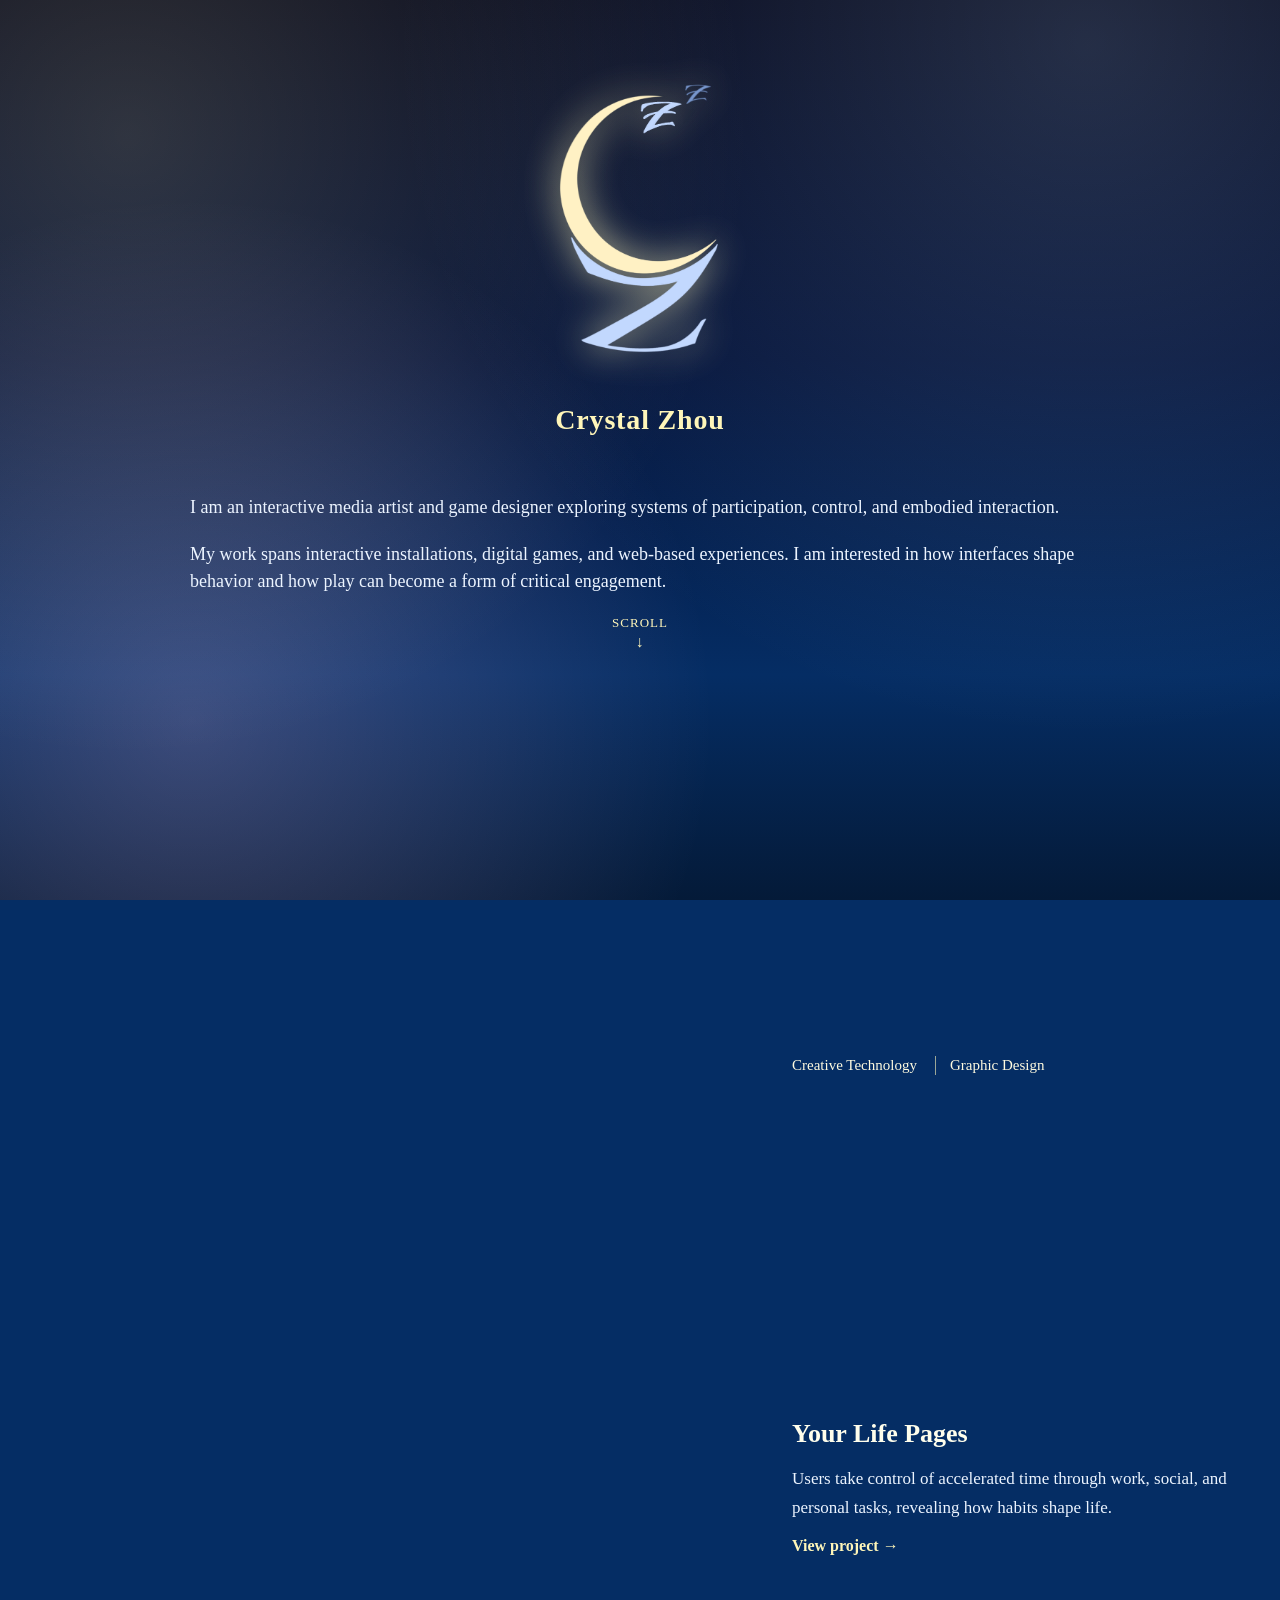
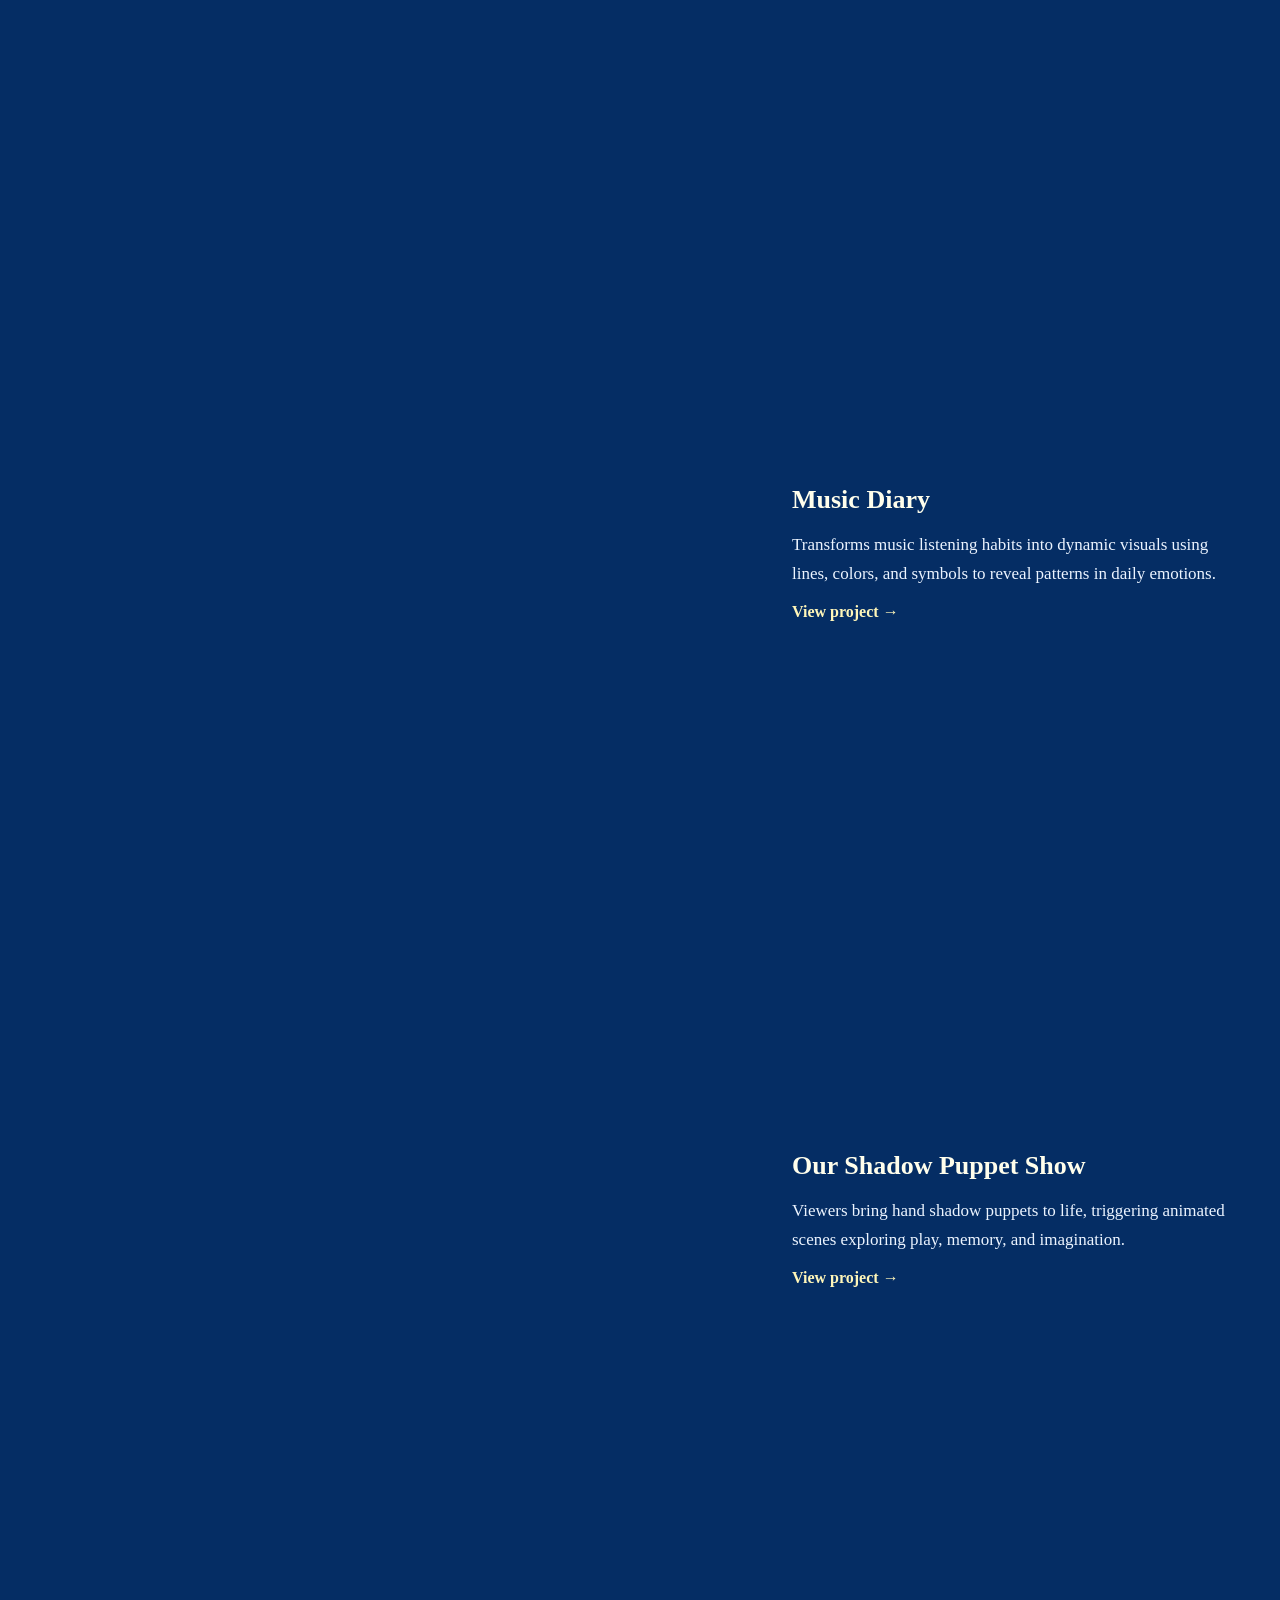
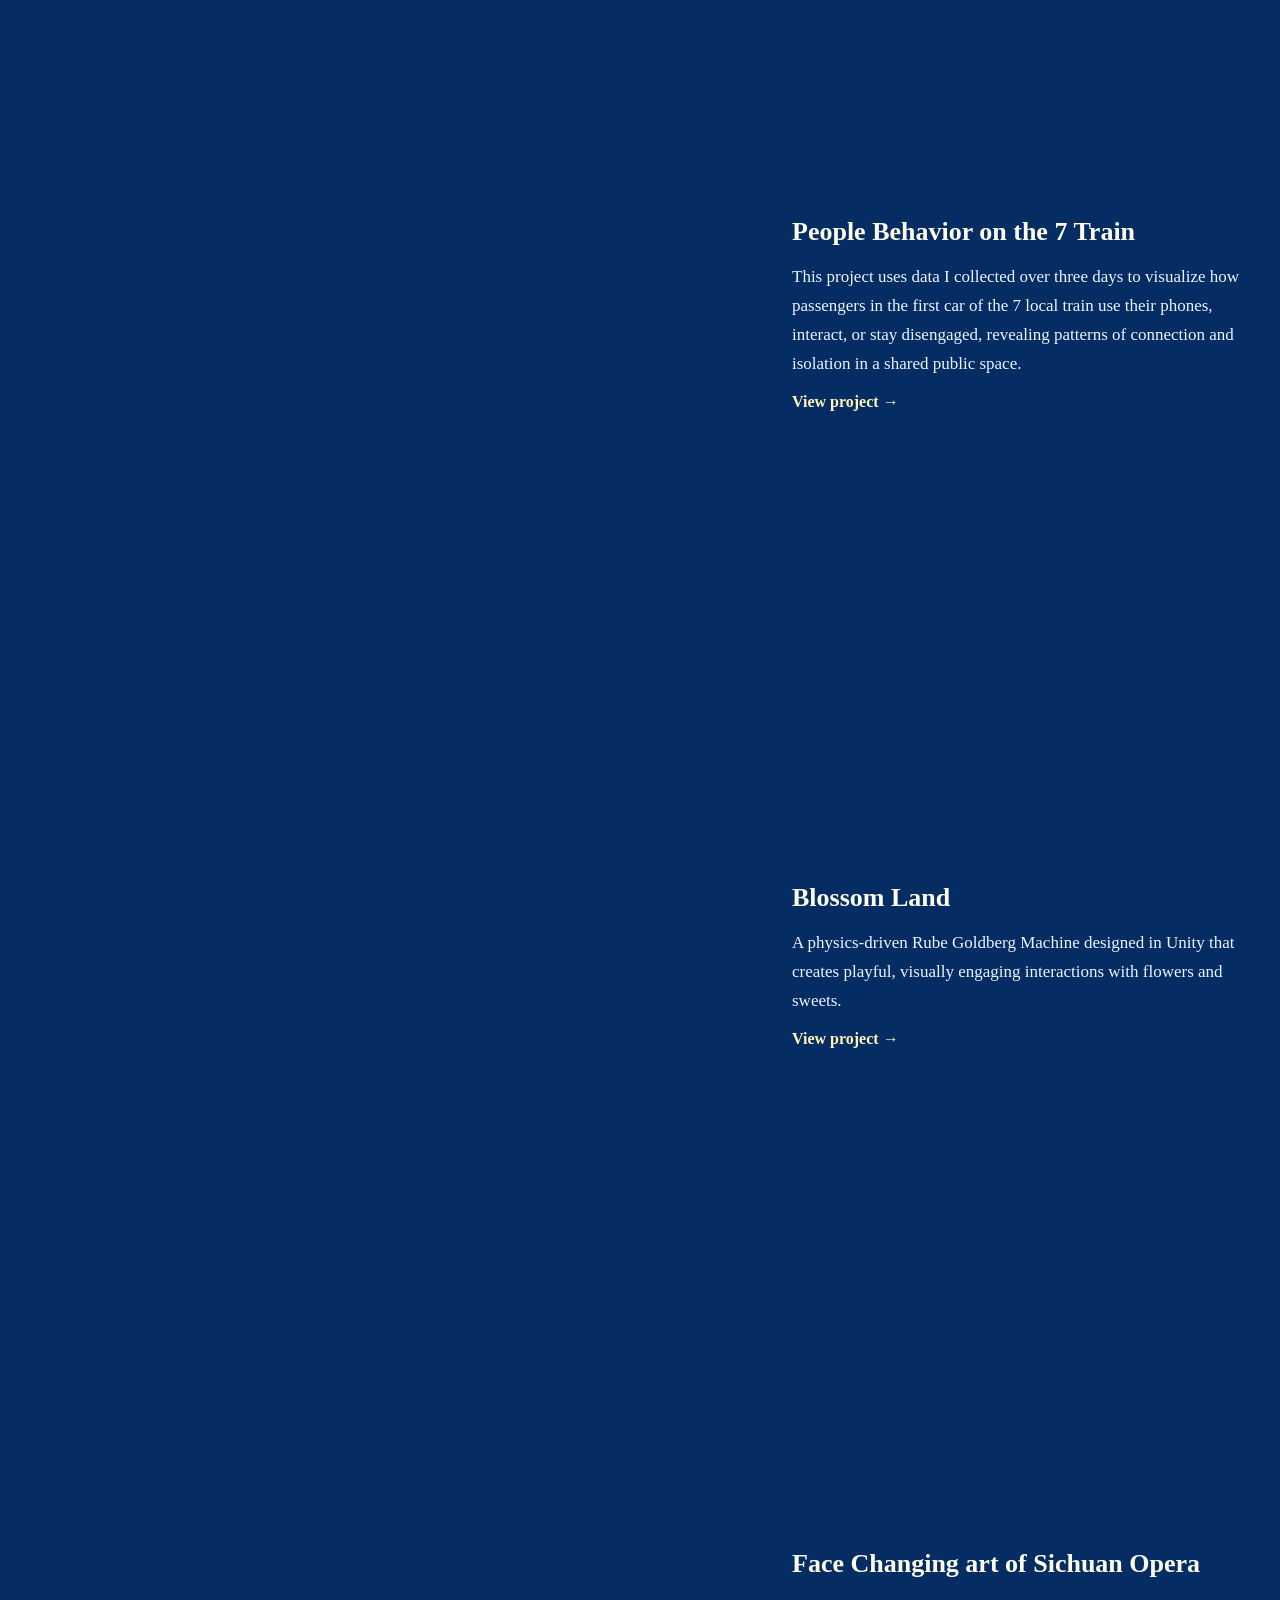
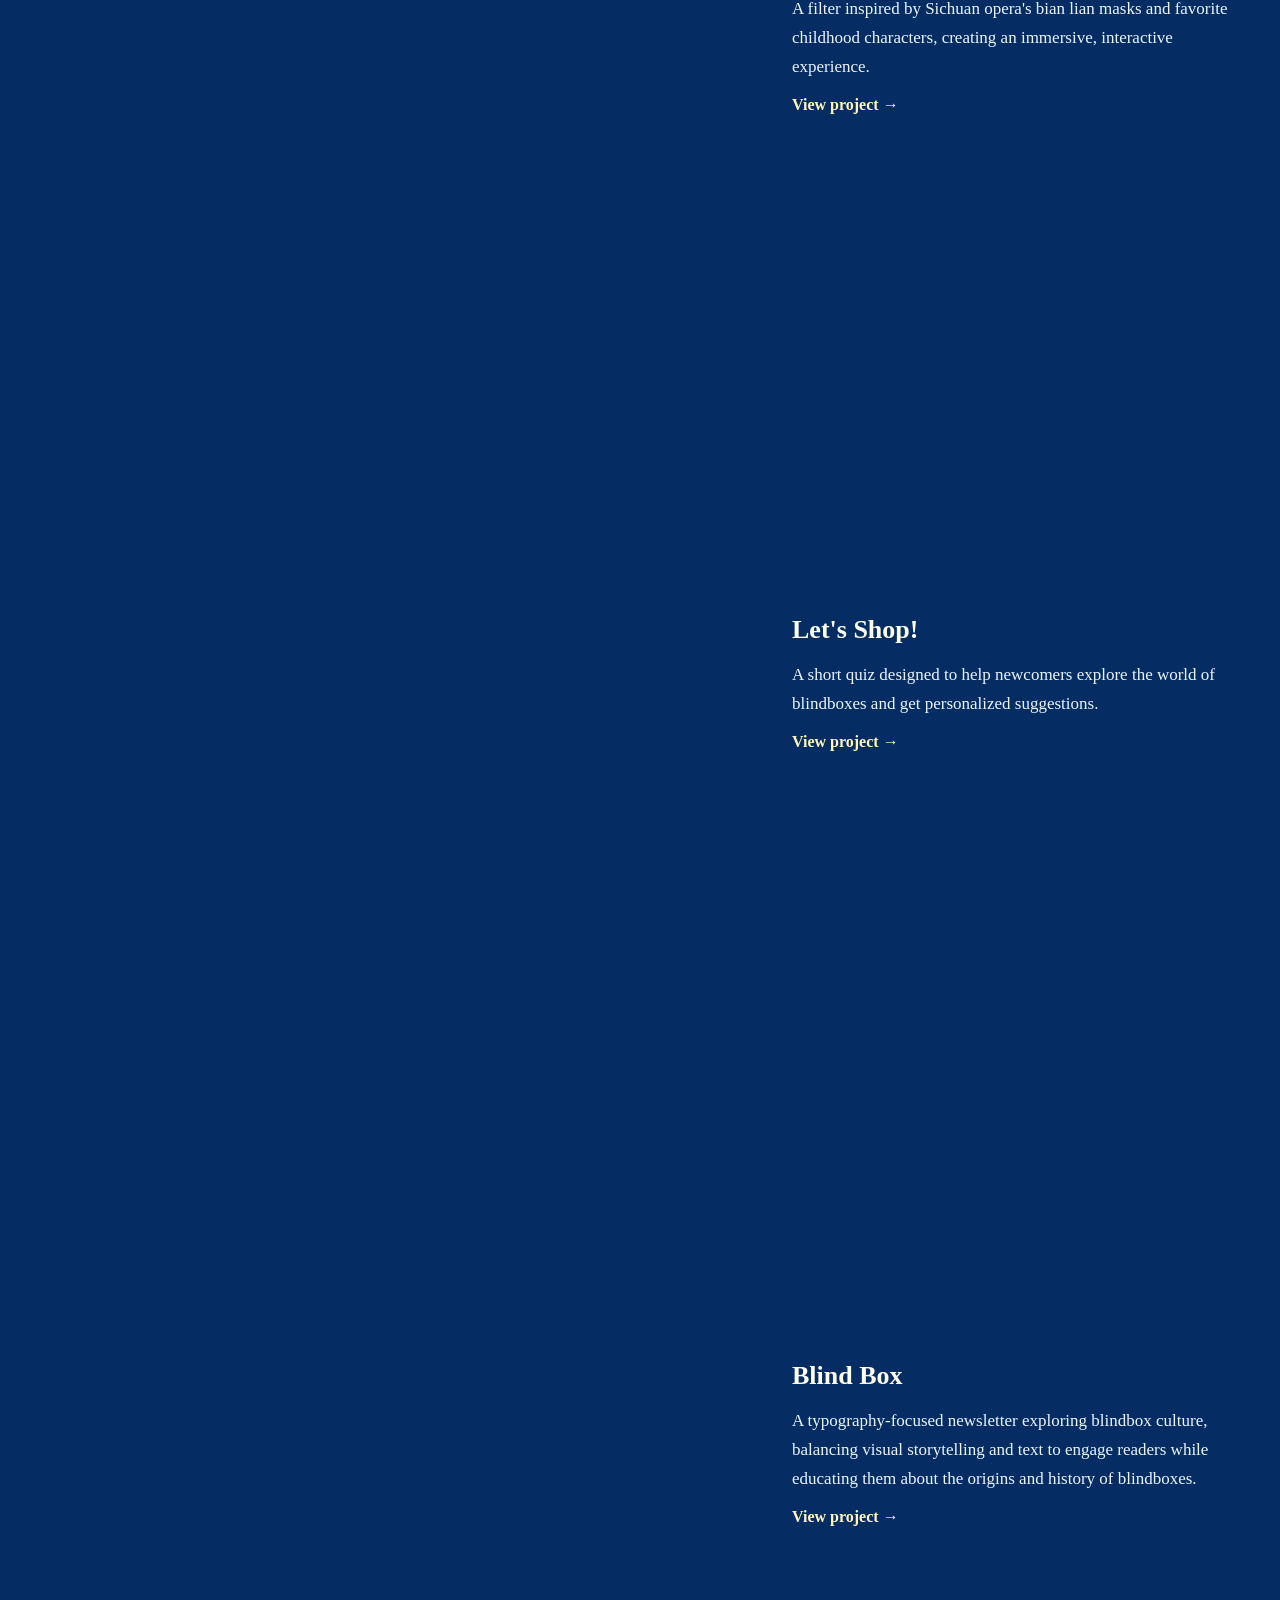
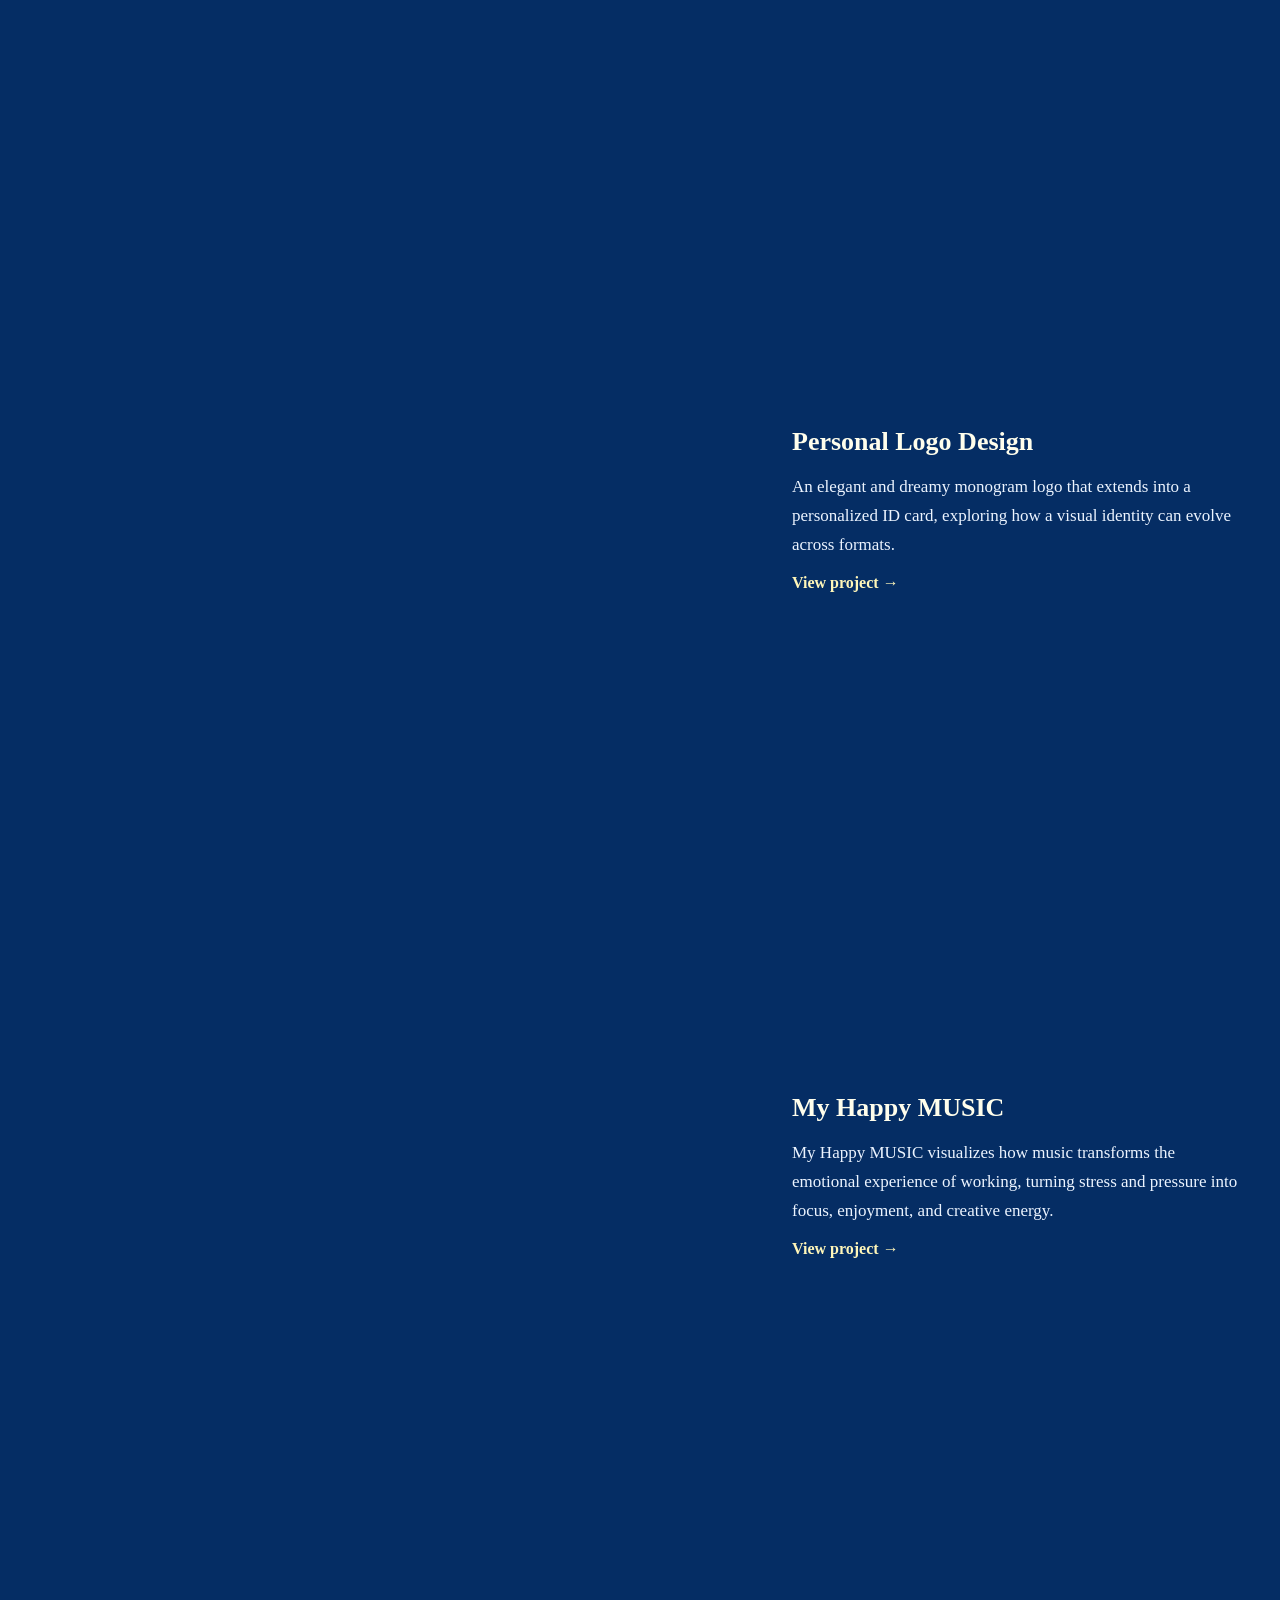
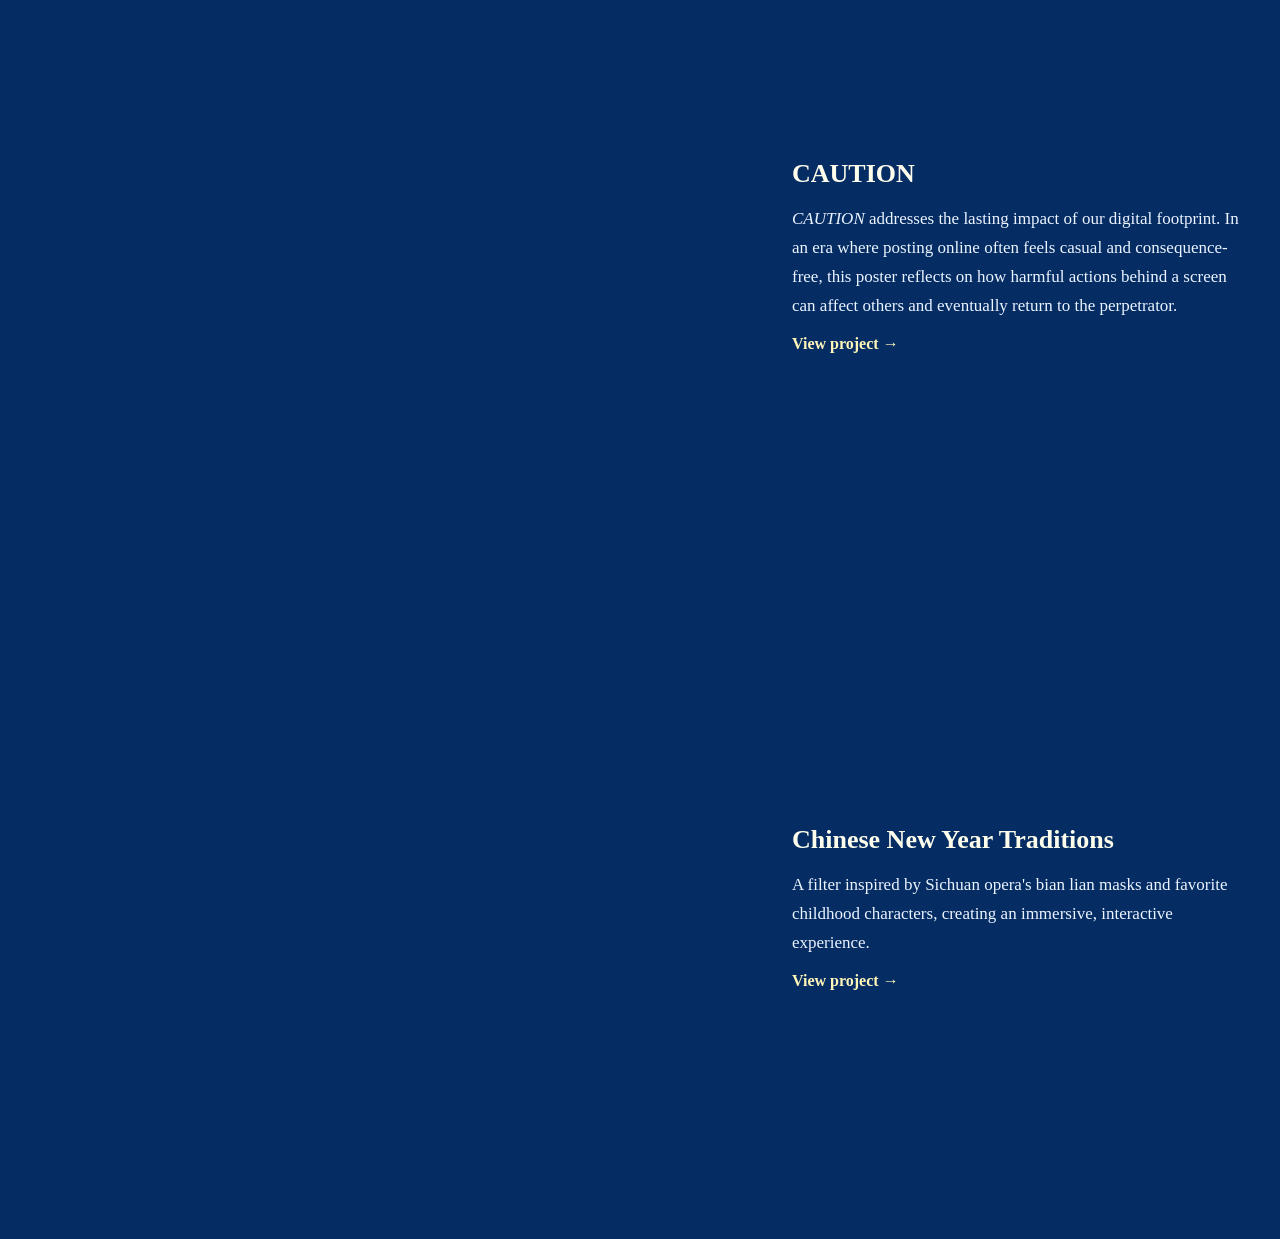
<file: index.html>
<!DOCTYPE html>
<html lang="en">

<head>
    <meta charset="UTF-8">
    <meta name="viewport" content="width=device-width, initial-scale=1.0">
    <title>Crystal Zhou's About Page</title>
    <link rel="stylesheet" href="style.css">
</head>

<body>
    <!-- Hero Logo -->
    <header class="hero-logo">
        <div class="hero-logo-inner">
            <img src="./asset/logo.PNG" alt="CZ Logo">
            <h1 class="hero-logo-title">Crystal Zhou</h1>
        </div>
    </header>

    <div id="navbar"></div>

    <!-- Intro text -->
    <section class="about">
        <div class="about-text">
            <p>
                I am an interactive media artist and game designer exploring systems of participation, control, and
                embodied interaction.
            </p>

            <p>
                My work spans interactive installations, digital games, and web-based experiences. I am interested in
                how interfaces shape behavior and how play can become a form of critical engagement.
            </p>
        </div>
        <div class="scroll-hint">
            <span class="scroll-hint-text">Scroll</span>
            <span class="scroll-arrow">↓</span>
        </div>
    </section>

    <!-- Work: one full screen per project, fade in/out on scroll -->
    <section class="work-scroll">
        <div class="work-jump-nav">
            <a href="#creative-technology-first">Creative Technology</a>
            <a href="#graphic-design-first">Graphic Design</a>
        </div>

        <div id="creative-technology" class="work-section-head" data-animate>
            <h2 class="work-section-title">Creative Technology</h2>
        </div>

        <article id="creative-technology-first" class="work-block" data-animate>
            <div class="work-sticky">
                <div class="work-image">
                    <img src="./asset/YourLifePages/start.png" alt="Your Life Pages">
                </div>
            </div>
            <div class="work-copy">
                <h3><a href="./LifePages/LifePages.html">Your Life Pages</a></h3>
                <p>Users take control of accelerated time through work, social, and personal tasks, revealing how habits shape life.</p>
                <a class="view-project" href="./LifePages/LifePages.html">View project →</a>
            </div>
        </article>

        <article id="graphic-design-first" class="work-block" data-animate>
            <div class="work-sticky">
                <div class="work-image">
                    <img src="./asset/MusicDiary/MusicDiary.png"
                         alt="Music Diary"
                         data-slides="./asset/MusicDiary/MusicDiary.png, ./MusicDiary/relax.png, ./MusicDiary/walk.png, ./MusicDiary/study.png">
                </div>
            </div>
            <div class="work-copy">
                <h3><a href="./MusicDiary/MusicDiary.html">Music Diary</a></h3>
                <p>Transforms music listening habits into dynamic visuals using lines, colors, and symbols to reveal patterns in daily emotions.</p>
                <a class="view-project" href="./MusicDiary/MusicDiary.html">View project →</a>
            </div>
        </article>

        <article class="work-block" data-animate>
            <div class="work-sticky">
                <div class="work-image">
                    <img src="./asset/Shadow/poster.png"
                         alt="Our Shadow Puppet Show"
                         data-slides="./asset/Shadow/poster.png, ./Shadow/player.png, ./Shadow/end.png">
                </div>
            </div>
            <div class="work-copy">
                <h3><a href="./Shadow/Shadow.html">Our Shadow Puppet Show</a></h3>
                <p>Viewers bring hand shadow puppets to life, triggering animated scenes exploring play, memory, and imagination.</p>
                <a class="view-project" href="./Shadow/Shadow.html">View project →</a>
            </div>
        </article>

        <article class="work-block" data-animate>
            <div class="work-sticky">
                <div class="work-image">
                    <img src="./asset/Train/map.png"
                         alt="People Behavior on the 7 Train"
                         data-slides="./asset/Train/map.png, ./Train/line.png">
                </div>
            </div>
            <div class="work-copy">
                <h3><a href="./Train/Train.html">People Behavior on the 7 Train</a></h3>
                <p>This project uses data I collected over three days to visualize how passengers in the first car of the 7 local train use their phones, interact, or stay disengaged, revealing patterns of connection and isolation in a shared public space.</p>
                <a class="view-project" href="./Train/Train.html">View project →</a>
            </div>
        </article>

        <article class="work-block" data-animate>
            <div class="work-sticky">
                <div class="work-image">
                    <img src="./BlossomLand/thumbnail.png" alt="Blossom Land">
                </div>
            </div>
            <div class="work-copy">
                <h3><a href="./BlossomLand/land.html">Blossom Land</a></h3>
                <p>A physics-driven Rube Goldberg Machine designed in Unity that creates playful, visually engaging interactions with flowers and sweets.</p>
                <a class="view-project" href="./BlossomLand/land.html">View project →</a>
            </div>
        </article>

        <article class="work-block" data-animate>
            <div class="work-sticky">
                <div class="work-image">
                    <img src="./mask/red.png"
                         alt="Face Changing art of Sichuan Opera"
                         data-slides="./mask/red.png, ./mask/monkey.png, ./mask/kero.png">
                </div>
            </div>
            <div class="work-copy">
                <h3><a href="./mask/mask.html">Face Changing art of Sichuan Opera</a></h3>
                <p>A filter inspired by Sichuan opera's bian lian masks and favorite childhood characters, creating an immersive, interactive experience.</p>
                <a class="view-project" href="./mask/mask.html">View project →</a>
            </div>
        </article>

        <article class="work-block" data-animate>
            <div class="work-sticky">
                <div class="work-image">
                    <img src="./quiz/start.png"
                         alt="Let's Shop!"
                         data-slides="./quiz/start.png, ./quiz/quiz.png, ./quiz/receipt.png">
                </div>
            </div>
            <div class="work-copy">
                <h3><a href="./quiz/quiz.html">Let's Shop!</a></h3>
                <p>A short quiz designed to help newcomers explore the world of blindboxes and get personalized suggestions.</p>
                <a class="view-project" href="./quiz/quiz.html">View project →</a>
            </div>
        </article>

        <div id="graphic-design" class="work-section-head" data-animate>
            <h2 class="work-section-title">Graphic Design</h2>
        </div>

        <article class="work-block" data-animate>
            <div class="work-sticky">
                <div class="work-image">
                    <img src="./newsletter/page.png"
                         alt="Blind Box"
                         data-slides="./newsletter/page.png, ./newsletter/start.png">
                </div>
            </div>
            <div class="work-copy">
                <h3><a href="./newsletter/nl.html">Blind Box</a></h3>
                <p>A typography-focused newsletter exploring blindbox culture, balancing visual storytelling and text to engage readers while educating them about the origins and history of blindboxes.</p>
                <a class="view-project" href="./newsletter/nl.html">View project →</a>
            </div>
        </article>

        <article class="work-block" data-animate>
            <div class="work-sticky">
                <div class="work-image">
                    <img src="./logo/front.JPG" alt="Personal Logo Design">
                </div>
            </div>
            <div class="work-copy">
                <h3><a href="./logo/logo.html">Personal Logo Design</a></h3>
                <p>An elegant and dreamy monogram logo that extends into a personalized ID card, exploring how a visual identity can evolve across formats.</p>
                <a class="view-project" href="./logo/logo.html">View project →</a>
            </div>
        </article>

        <article class="work-block" data-animate>
            <div class="work-sticky">
                <div class="work-image">
                    <img src="./cdCover/cdCover.JPEG" alt="My Happy MUSIC">
                </div>
            </div>
            <div class="work-copy">
                <h3><a href="./cdCover/cd.html">My Happy MUSIC</a></h3>
                <p>My Happy MUSIC visualizes how music transforms the emotional experience of working, turning stress and pressure into focus, enjoyment, and creative energy.</p>
                <a class="view-project" href="./cdCover/cd.html">View project →</a>
            </div>
        </article>

        <article class="work-block" data-animate>
            <div class="work-sticky">
                <div class="work-image">
                    <img src="./cautious/poster.jpg" alt="CAUTION">
                </div>
            </div>
            <div class="work-copy">
                <h3><a href="./cautious/cautious.html">CAUTION</a></h3>
                <p><em>CAUTION</em> addresses the lasting impact of our digital footprint. In an era where posting online often feels casual and consequence-free, this poster reflects on how harmful actions behind a screen can affect others and eventually return to the perpetrator.</p>
                <a class="view-project" href="./cautious/cautious.html">View project →</a>
            </div>
        </article>

        <article class="work-block" data-animate>
            <div class="work-sticky">
                <div class="work-image">
                    <img src="./chinese/chinese.jpg" alt="Chinese New Year Traditions">
                </div>
            </div>
            <div class="work-copy">
                <h3><a href="./chinese/chinese.html">Chinese New Year Traditions</a></h3>
                <p>A filter inspired by Sichuan opera's bian lian masks and favorite childhood characters, creating an immersive, interactive experience.</p>
                <a class="view-project" href="./chinese/chinese.html">View project →</a>
            </div>
        </article>
    </section>

    <script>
        (function () {
            var heads = document.querySelectorAll('.work-section-head[data-animate]');
            var workBlocks = Array.prototype.slice.call(document.querySelectorAll('.work-block[data-animate]'));
            var workCopies = Array.prototype.slice.call(document.querySelectorAll('.work-copy'));

            var headObserver = new IntersectionObserver(function (entries) {
                entries.forEach(function (entry) {
                    if (entry.isIntersecting) {
                        entry.target.classList.add('in-view');
                    } else {
                        entry.target.classList.remove('in-view');
                    }
                });
            }, { root: null, rootMargin: '0px', threshold: 0.3 });

            heads.forEach(function (el) { headObserver.observe(el); });

            function updateCopyVisibility() {
                // Hide title + description only when they reach the very top of the viewport.
                var hideStart = 0;
                var fadeDistance = 56;

                workCopies.forEach(function (copy) {
                    var top = copy.getBoundingClientRect().top;
                    var opacity = (top - hideStart) / fadeDistance;
                    opacity = Math.max(0, Math.min(1, opacity));
                    copy.style.opacity = opacity.toFixed(3);
                });
            }

            function updateActiveBlock() {
                if (!workBlocks.length) return;

                // After intro is out of view, make top cover more opaque
                if (window.scrollY > window.innerHeight * 0.95) {
                    document.body.classList.add('work-deep');
                } else {
                    document.body.classList.remove('work-deep');
                }

                // While we're still near the top (About section), don't show any work images yet
                if (window.scrollY < window.innerHeight * 0.76) {
                    workBlocks.forEach(function (b) { b.classList.remove('in-view'); });
                    workCopies.forEach(function (copy) { copy.style.opacity = '1'; });
                    return;
                }

                var viewportCenter = window.innerHeight / 2;
                var bestBlock = null;
                var bestDist = Infinity;

                workBlocks.forEach(function (b) {
                    var rect = b.getBoundingClientRect();
                    var blockCenter = rect.top + rect.height / 2;
                    var dist = Math.abs(blockCenter - viewportCenter);
                    if (dist < bestDist) {
                        bestDist = dist;
                        bestBlock = b;
                    }
                });

                workBlocks.forEach(function (b) {
                    if (b === bestBlock) {
                        b.classList.add('in-view');
                    } else {
                        b.classList.remove('in-view');
                    }
                });

                updateCopyVisibility();
            }

            function initSlideshows() {
                var slideImgs = document.querySelectorAll('.work-image img[data-slides]');
                slideImgs.forEach(function (img) {
                    var frames = img.getAttribute('data-slides')
                        .split(',')
                        .map(function (s) { return s.trim(); })
                        .filter(Boolean);
                    if (frames.length <= 1) return;

                    var index = 0;
                    img.classList.add('slideshow-img');

                    setInterval(function () {
                        img.classList.add('slideshow-fade-out');
                        setTimeout(function () {
                            index = (index + 1) % frames.length;
                            img.src = frames[index];
                            img.classList.remove('slideshow-fade-out');
                        }, 250);
                    }, 2600);
                });
            }

            window.addEventListener('scroll', updateActiveBlock, { passive: true });
            window.addEventListener('resize', updateActiveBlock);
            updateActiveBlock();
            initSlideshows();
        })();
    </script>
</body>

</html>
</file>
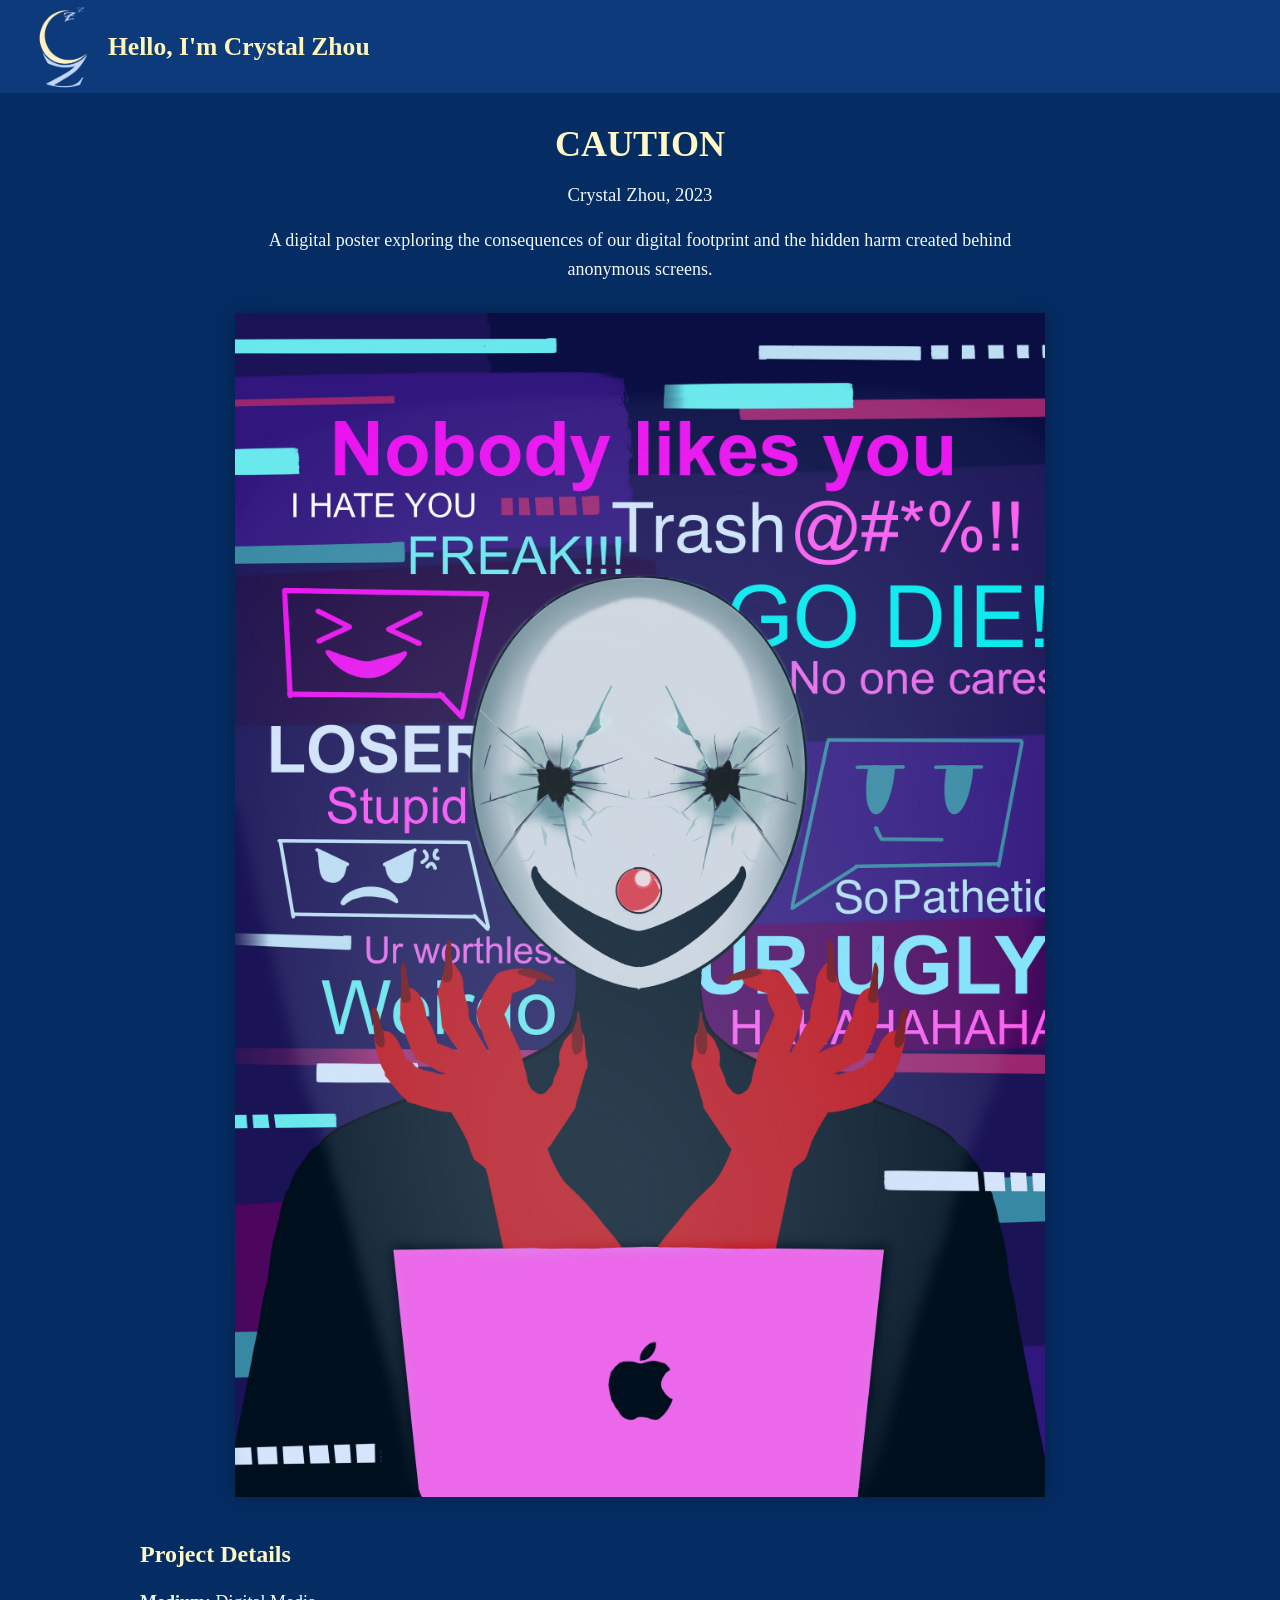
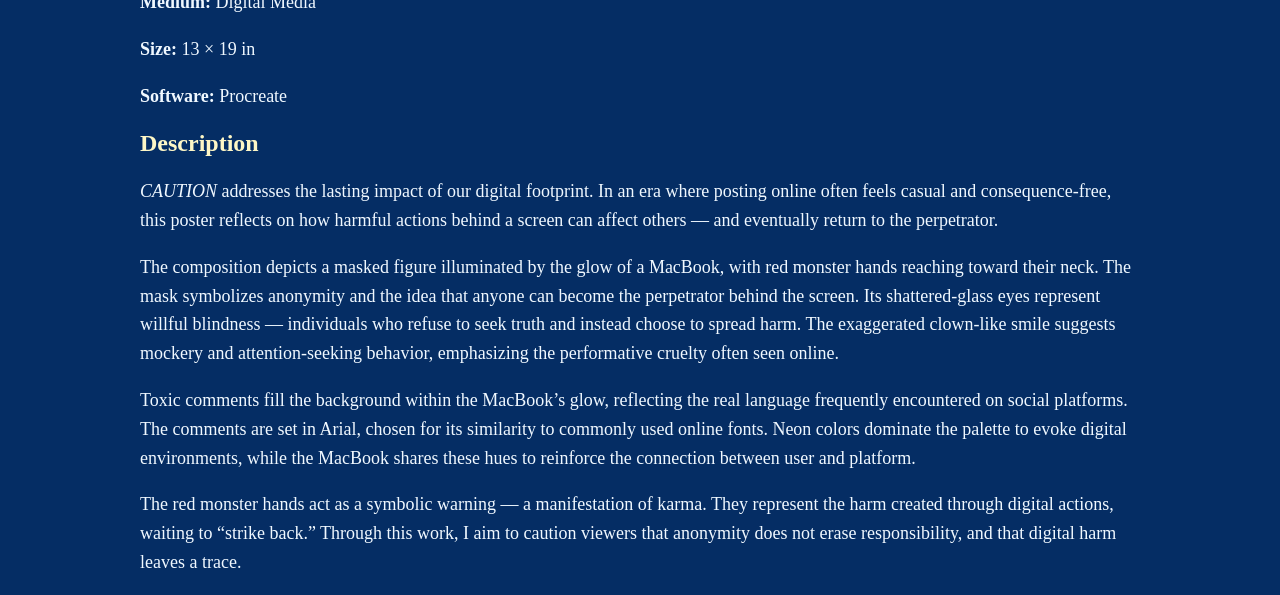
<file: cautious/cautious.html>
<!DOCTYPE html>
<html lang="en">

<head>
    <meta charset="UTF-8">
    <title>CAUTION | Crystal Zhou</title>
    <meta name="viewport" content="width=device-width, initial-scale=1.0">
    <link rel="stylesheet" href="../project.css">
</head>

<body>

    <!-- Navbar -->
    <div id="navbar"></div>
    <script>
        fetch("../nav.html")
            .then(response => response.text())
            .then(data => {
                document.getElementById("navbar").innerHTML = data;
            });
    </script>

    <!-- PROJECT HEADER -->
    <section class="project-header">
        <h1>CAUTION</h1>
        <h3>Crystal Zhou, 2023</h3>
        <p class="project-summary">
            A digital poster exploring the consequences of our digital footprint and the hidden harm created behind anonymous screens.
        </p>

        <!-- Large Image on its own row -->
        <div class="project-images-single">
            <img src="poster.jpg" alt="CAUTION Poster by Crystal Zhou">
        </div>
    </section>

    <!-- PROJECT DETAILS -->
    <section class="project-section">
        <h2>Project Details</h2>
        <p><strong>Medium:</strong> Digital Media</p>
        <p><strong>Size:</strong> 13 × 19 in</p>
        <p><strong>Software:</strong> Procreate</p>
    </section>

    <!-- DESCRIPTION -->
    <section class="project-section">
        <h2>Description</h2>
        <p>
            <em>CAUTION</em> addresses the lasting impact of our digital footprint. In an era where posting online often feels casual and consequence-free, this poster reflects on how harmful actions behind a screen can affect others — and eventually return to the perpetrator.
        </p>

        <p>
            The composition depicts a masked figure illuminated by the glow of a MacBook, with red monster hands reaching toward their neck. The mask symbolizes anonymity and the idea that anyone can become the perpetrator behind the screen. Its shattered-glass eyes represent willful blindness — individuals who refuse to seek truth and instead choose to spread harm. The exaggerated clown-like smile suggests mockery and attention-seeking behavior, emphasizing the performative cruelty often seen online.
        </p>

        <p>
            Toxic comments fill the background within the MacBook’s glow, reflecting the real language frequently encountered on social platforms. The comments are set in Arial, chosen for its similarity to commonly used online fonts. Neon colors dominate the palette to evoke digital environments, while the MacBook shares these hues to reinforce the connection between user and platform.
        </p>

        <p>
            The red monster hands act as a symbolic warning — a manifestation of karma. They represent the harm created through digital actions, waiting to “strike back.” Through this work, I aim to caution viewers that anonymity does not erase responsibility, and that digital harm leaves a trace.
        </p>
    </section>

</body>
</html>
</file>
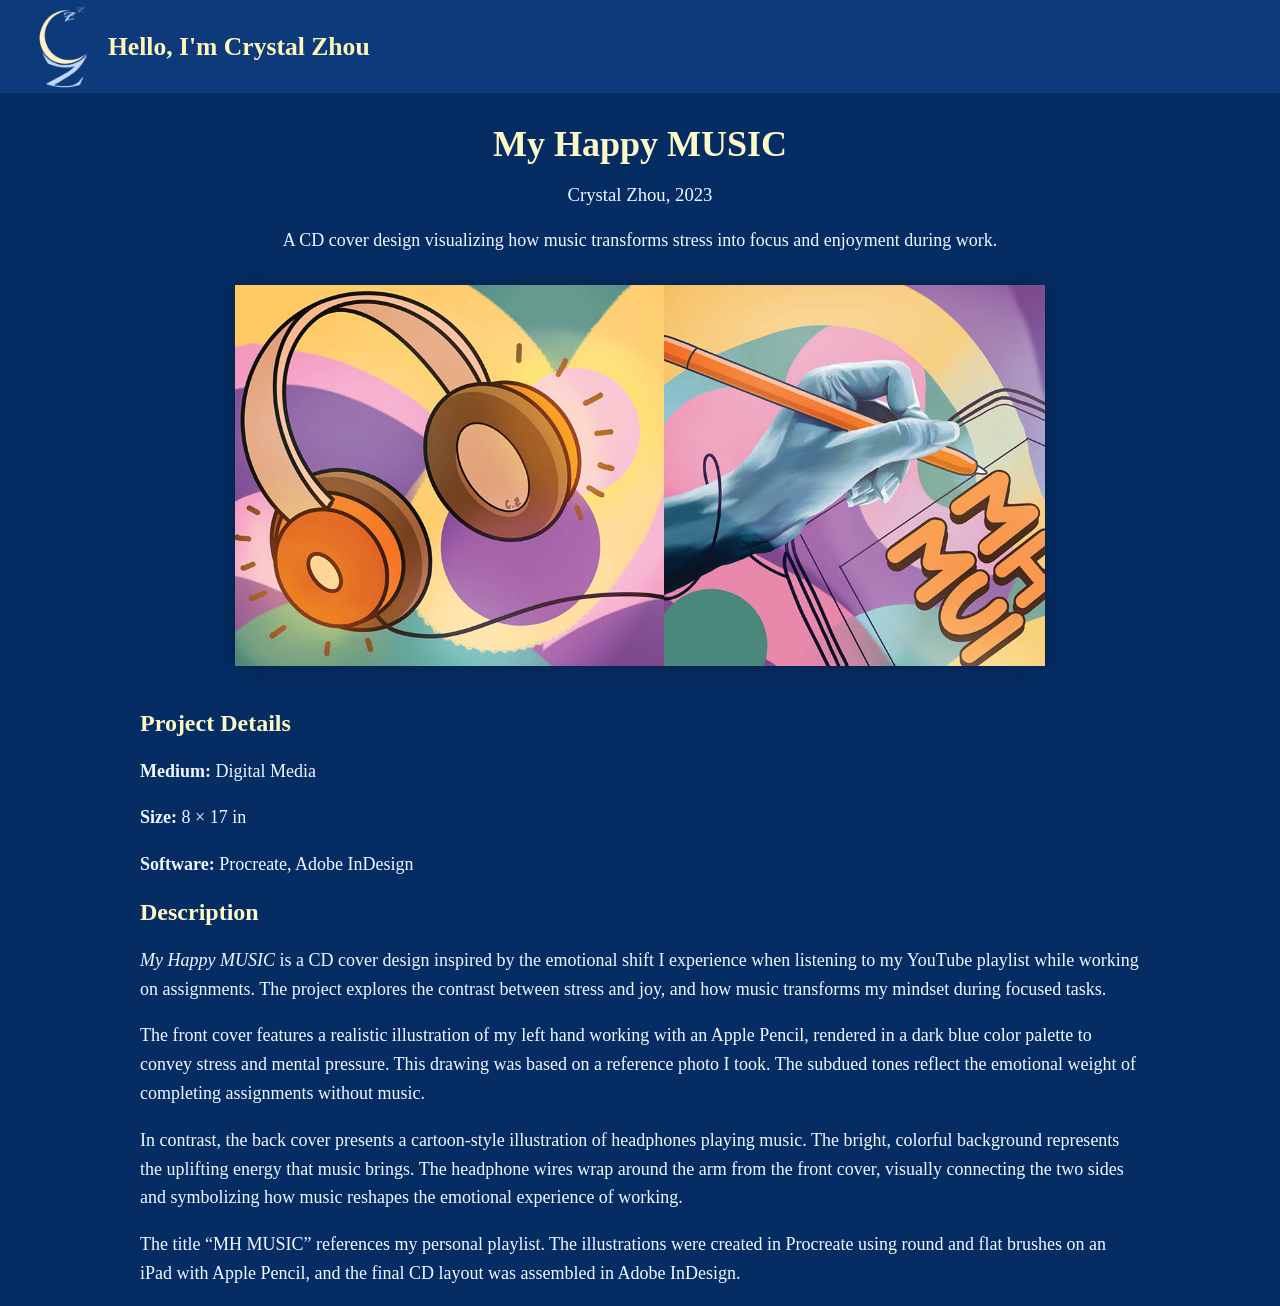
<file: cdCover/cd.html>
<!DOCTYPE html>
<html lang="en">

<head>
    <meta charset="UTF-8">
    <title>My Happy MUSIC | Crystal Zhou</title>
    <meta name="viewport" content="width=device-width, initial-scale=1.0">
    <link rel="stylesheet" href="../project.css">
</head>

<body>

    <!-- Navbar -->
    <div id="navbar"></div>
    <script>
        fetch("../nav.html")
            .then(response => response.text())
            .then(data => {
                document.getElementById("navbar").innerHTML = data;
            });
    </script>

    <!-- PROJECT HEADER -->
    <section class="project-header">
        <h1>My Happy MUSIC</h1>
        <h3>Crystal Zhou, 2023</h3>
        <p class="project-summary">
            A CD cover design visualizing how music transforms stress into focus and enjoyment during work.
        </p>

        <!-- Large image row -->
        <div class="project-images-single">
            <img src="cdCover.JPEG" alt="My Happy MUSIC CD Front Cover">
        </div>
    </section>

    <!-- PROJECT DETAILS -->
    <section class="project-section">
        <h2>Project Details</h2>
        <p><strong>Medium:</strong> Digital Media</p>
        <p><strong>Size:</strong> 8 × 17 in</p>
        <p><strong>Software:</strong> Procreate, Adobe InDesign</p>
    </section>

    <!-- DESCRIPTION -->
    <section class="project-section">
        <h2>Description</h2>
        <p>
            <em>My Happy MUSIC</em> is a CD cover design inspired by the emotional shift I experience when listening to my YouTube playlist while working on assignments. The project explores the contrast between stress and joy, and how music transforms my mindset during focused tasks.
        </p>

        <p>
            The front cover features a realistic illustration of my left hand working with an Apple Pencil, rendered in a dark blue color palette to convey stress and mental pressure. This drawing was based on a reference photo I took. The subdued tones reflect the emotional weight of completing assignments without music.
        </p>

        <p>
            In contrast, the back cover presents a cartoon-style illustration of headphones playing music. The bright, colorful background represents the uplifting energy that music brings. The headphone wires wrap around the arm from the front cover, visually connecting the two sides and symbolizing how music reshapes the emotional experience of working.
        </p>

        <p>
            The title “MH MUSIC” references my personal playlist. The illustrations were created in Procreate using round and flat brushes on an iPad with Apple Pencil, and the final CD layout was assembled in Adobe InDesign.
        </p>
    </section>

</body>
</html>
</file>
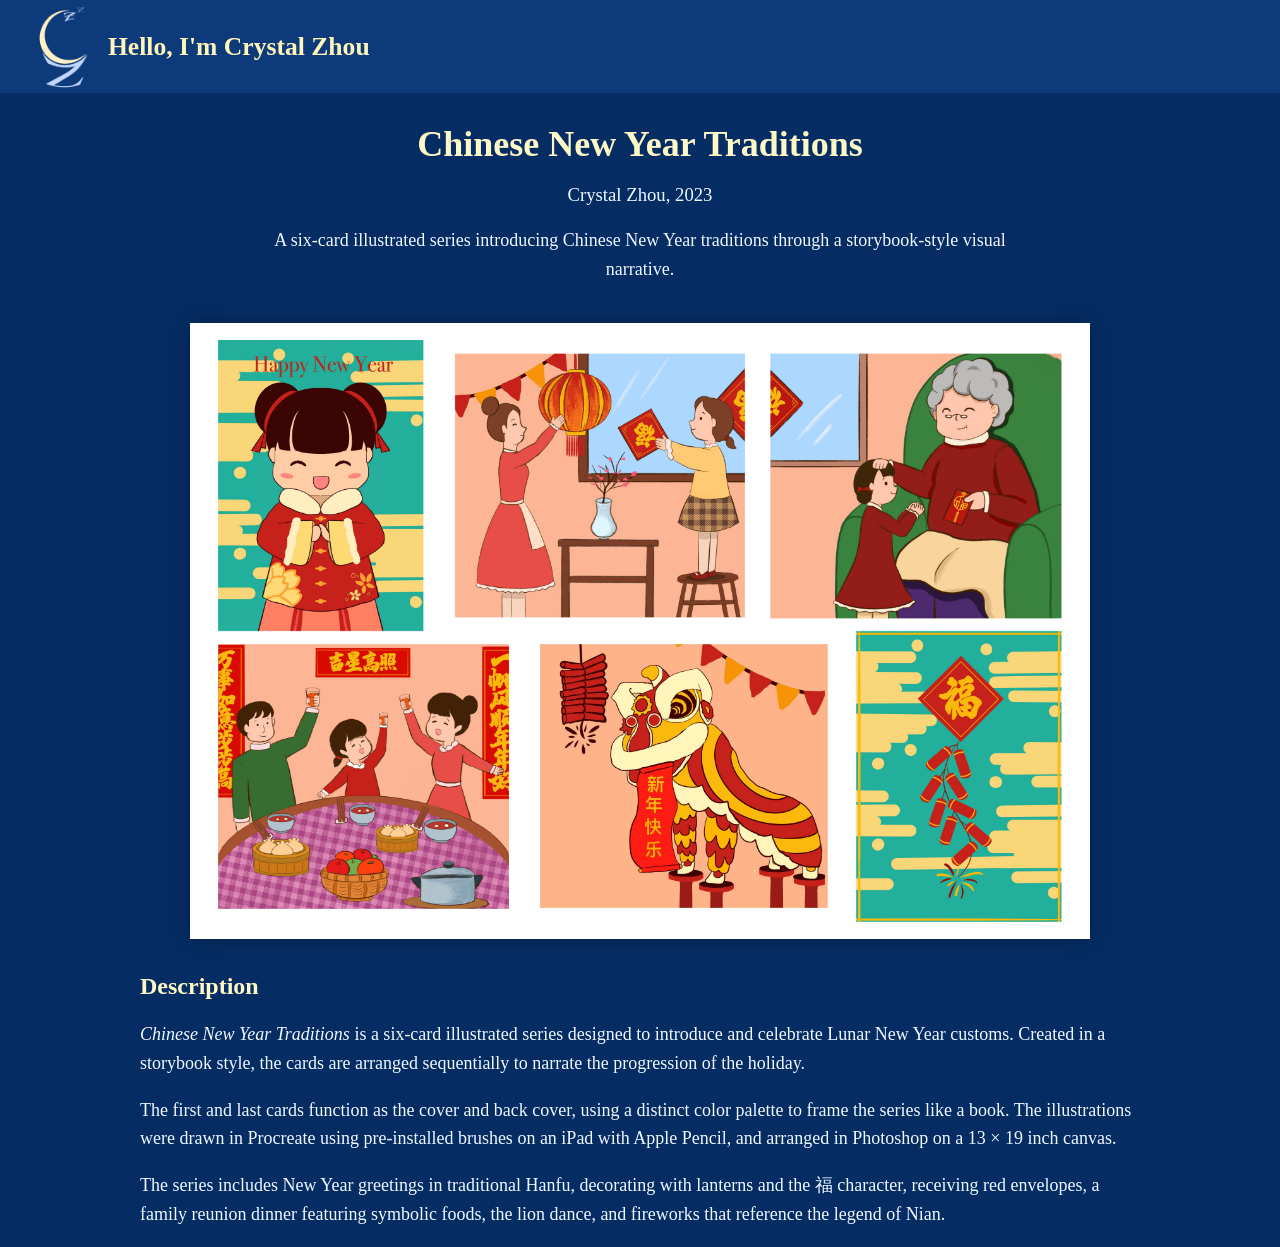
<file: chinese/chinese.html>
<!DOCTYPE html>
<html lang="en">
<head>
    <meta charset="UTF-8">
    <title>Chinese New Year Traditions | Crystal Zhou</title>
    <meta name="viewport" content="width=device-width, initial-scale=1.0">
    <link rel="stylesheet" href="../project.css">
</head>

<body>

<!-- Navbar -->
<div id="navbar"></div>
<script>
    fetch("../nav.html")
        .then(response => response.text())
        .then(data => {
            document.getElementById("navbar").innerHTML = data;
        });
</script>

<!-- PROJECT HEADER -->
<section class="project-header">
    <h1>Chinese New Year Traditions</h1>
    <h3>Crystal Zhou, 2023</h3>

    <p class="project-summary">
        A six-card illustrated series introducing Chinese New Year traditions through a storybook-style visual narrative.
    </p>
</section>

<!-- LARGE STACKED IMAGES -->
<section class="project-section">

    <div class="project-images-single">
        <img src="chinese.jpg" alt="New Year Greeting - Hanfu">
    </div>


</section>

<!-- DESCRIPTION -->
<section class="project-section">
    <h2>Description</h2>

    <p>
        <em>Chinese New Year Traditions</em> is a six-card illustrated series designed to introduce and celebrate Lunar New Year customs. Created in a storybook style, the cards are arranged sequentially to narrate the progression of the holiday.
    </p>

    <p>
        The first and last cards function as the cover and back cover, using a distinct color palette to frame the series like a book. The illustrations were drawn in Procreate using pre-installed brushes on an iPad with Apple Pencil, and arranged in Photoshop on a 13 × 19 inch canvas.
    </p>

    <p>
        The series includes New Year greetings in traditional Hanfu, decorating with lanterns and the 福 character, receiving red envelopes, a family reunion dinner featuring symbolic foods, the lion dance, and fireworks that reference the legend of Nian.
    </p>

</section>

</body>
</html>
</file>
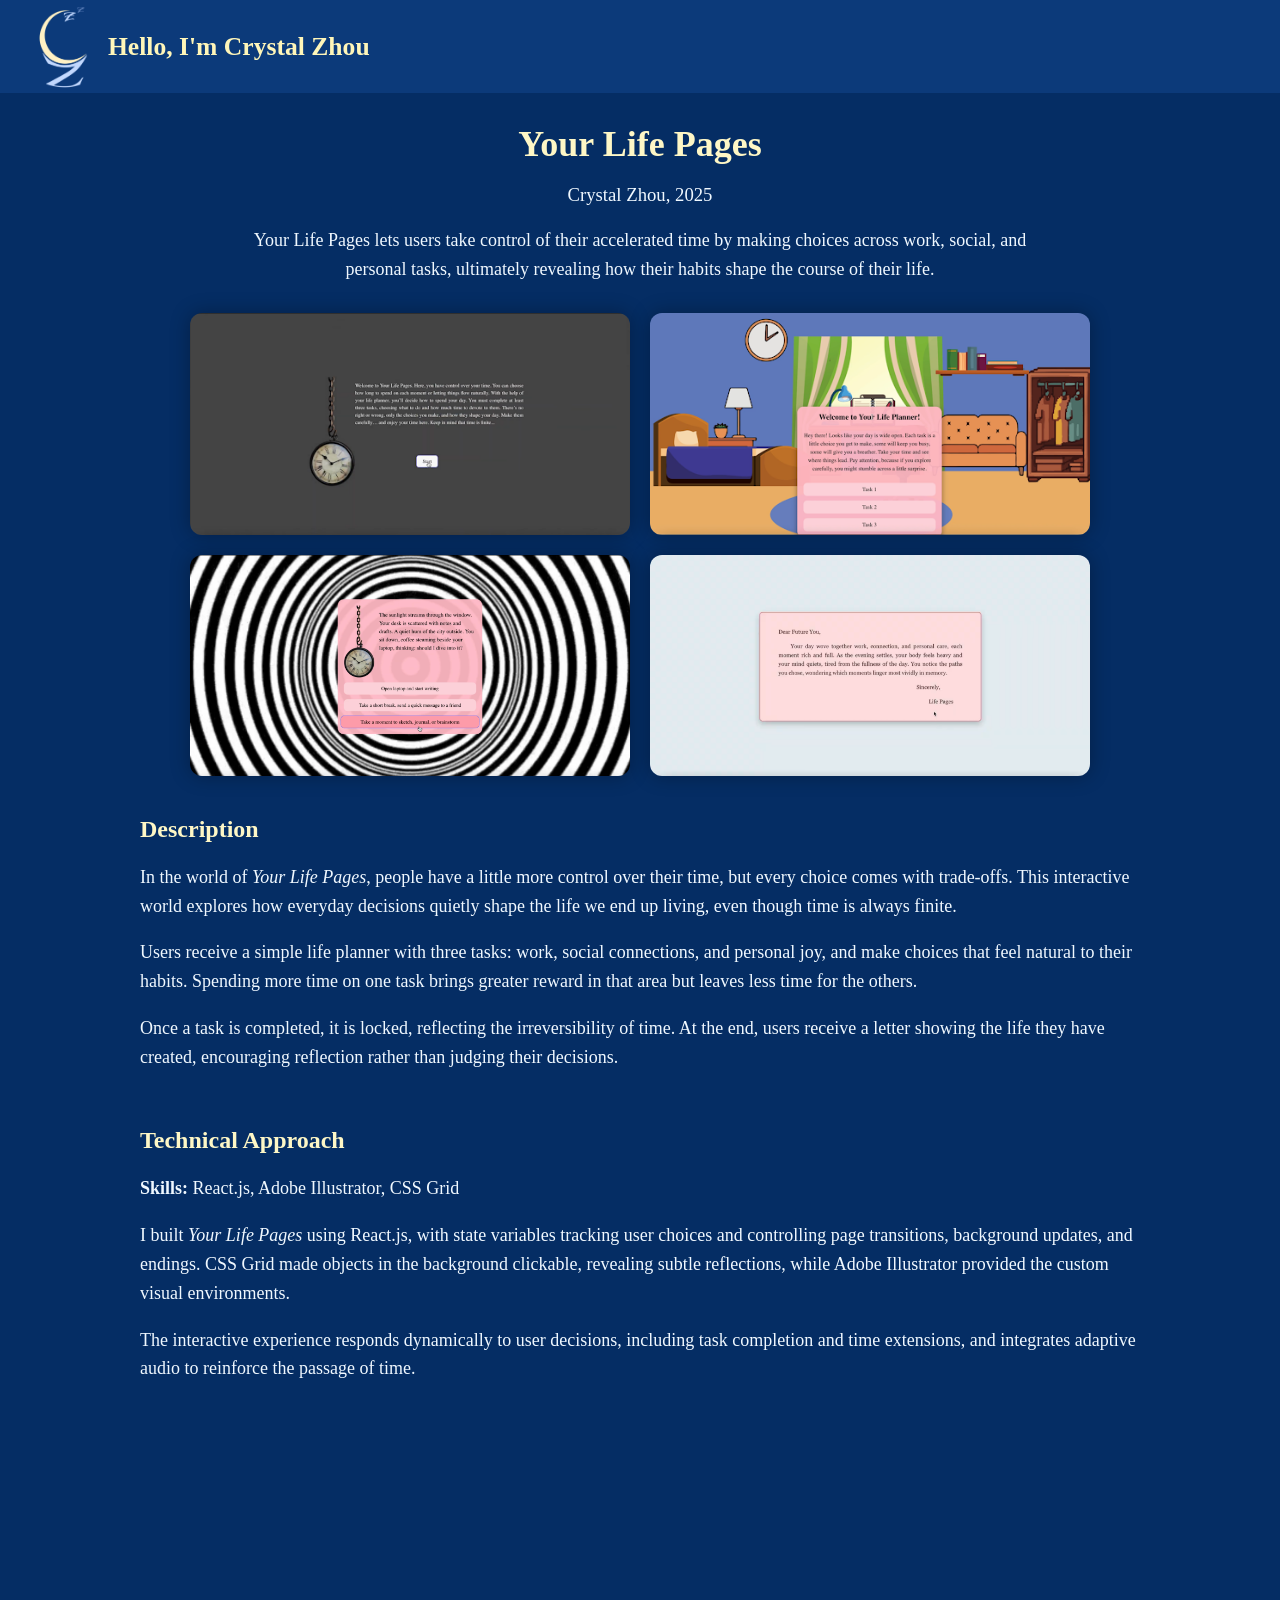
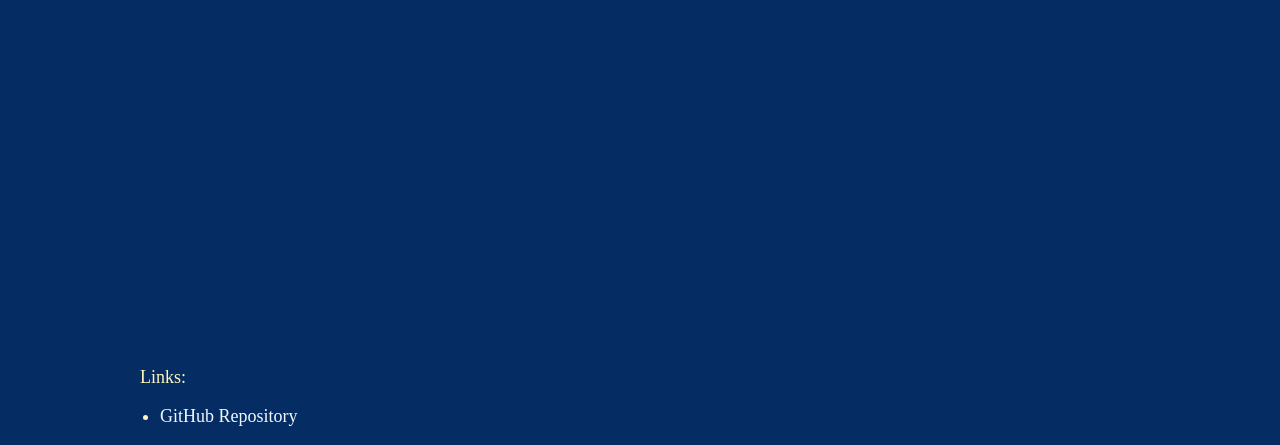
<file: LifePages/LifePages.html>
<!DOCTYPE html>
<html lang="en">

<head>
    <meta charset="UTF-8">
    <title>Your Life Pages | Crystal Zhou</title>
    <meta name="viewport" content="width=device-width, initial-scale=1.0">
    <link rel="stylesheet" href="../project.css">
</head>

<body>

    <!-- Navbar -->
    <div id="navbar"></div>

    <script>
        fetch("../nav.html")
            .then(response => response.text())
            .then(data => {
                document.getElementById("navbar").innerHTML = data;
            });
    </script>

    <!-- PROJECT HEADER -->
    <section class="project-header">
        <h1>Your Life Pages</h1>
        <h3>Crystal Zhou, 2025</h3>

        <p class="project-summary">
            Your Life Pages lets users take control of their accelerated time by making choices across work, social, and
            personal tasks, ultimately revealing how their habits shape the course of their life.
        </p>

         <!-- Key Images / Visual Hook -->
    <div class="project-images">
        <img src="start.png" alt="Your Life Pages Screenshot 1">
        <img src="planner.png" alt="Your Life Pages Screenshot 2">
        <img src="task.png" alt="Your Life Pages Screenshot 3">
        <img src="result.png" alt="Your Life Pages Screenshot 4">
    </div>
    </section>

    <!-- DESCRIPTION -->
    <section class="project-section">
        <h2>Description</h2>

        <p>
            In the world of <em>Your Life Pages</em>, people have a little more control over their time, but every
            choice comes with trade-offs. This interactive world explores how everyday decisions quietly shape the life
            we end up living, even though time is always finite.
        </p>

        <p>
            Users receive a simple life planner with three tasks: work, social connections, and personal joy, and make
            choices that feel natural to their habits. Spending more time on one task brings greater reward in that area
            but leaves less time for the others.
        </p>

        <p>
            Once a task is completed, it is locked, reflecting the irreversibility of time. At the end, users receive a
            letter showing the life they have created, encouraging reflection rather than judging their decisions.
        </p>
    </section>

    <!-- TECHNICAL APPROACH -->
    <section class="project-section">
        <br>
        <h2>Technical Approach</h2>

        <p><strong>Skills:</strong> React.js, Adobe Illustrator, CSS Grid</p>

        <p>
            I built <em>Your Life Pages</em> using React.js, with state variables tracking user choices and controlling
            page transitions, background updates, and endings. CSS Grid made objects in the background clickable,
            revealing subtle reflections, while Adobe Illustrator provided the custom visual environments.
        </p>

        <p>
            The interactive experience responds dynamically to user decisions, including task completion and time
            extensions, and integrates adaptive audio to reinforce the passage of time.
        </p>

        <div class="video-container">
            <iframe width="560" height="315"
                src="https://www.youtube.com/embed/GEzvwL0lTAE?si=Qqz9zGBL_Yo_WrY2&vq=hd720"
                title="YouTube video player" frameborder="0"
                allow="accelerometer; autoplay; clipboard-write; encrypted-media; gyroscope; picture-in-picture; web-share"
                referrerpolicy="strict-origin-when-cross-origin" allowfullscreen>
            </iframe>
        </div>

        <div class="links">
            Links:
            <ul>
                <li>
                    <a href="https://github.com/zhouc658/TimeFinal2" target="_blank">GitHub Repository
                    </a>
                </li>
            </ul>
        </div>
    </section>

</body>

</html>
</file>
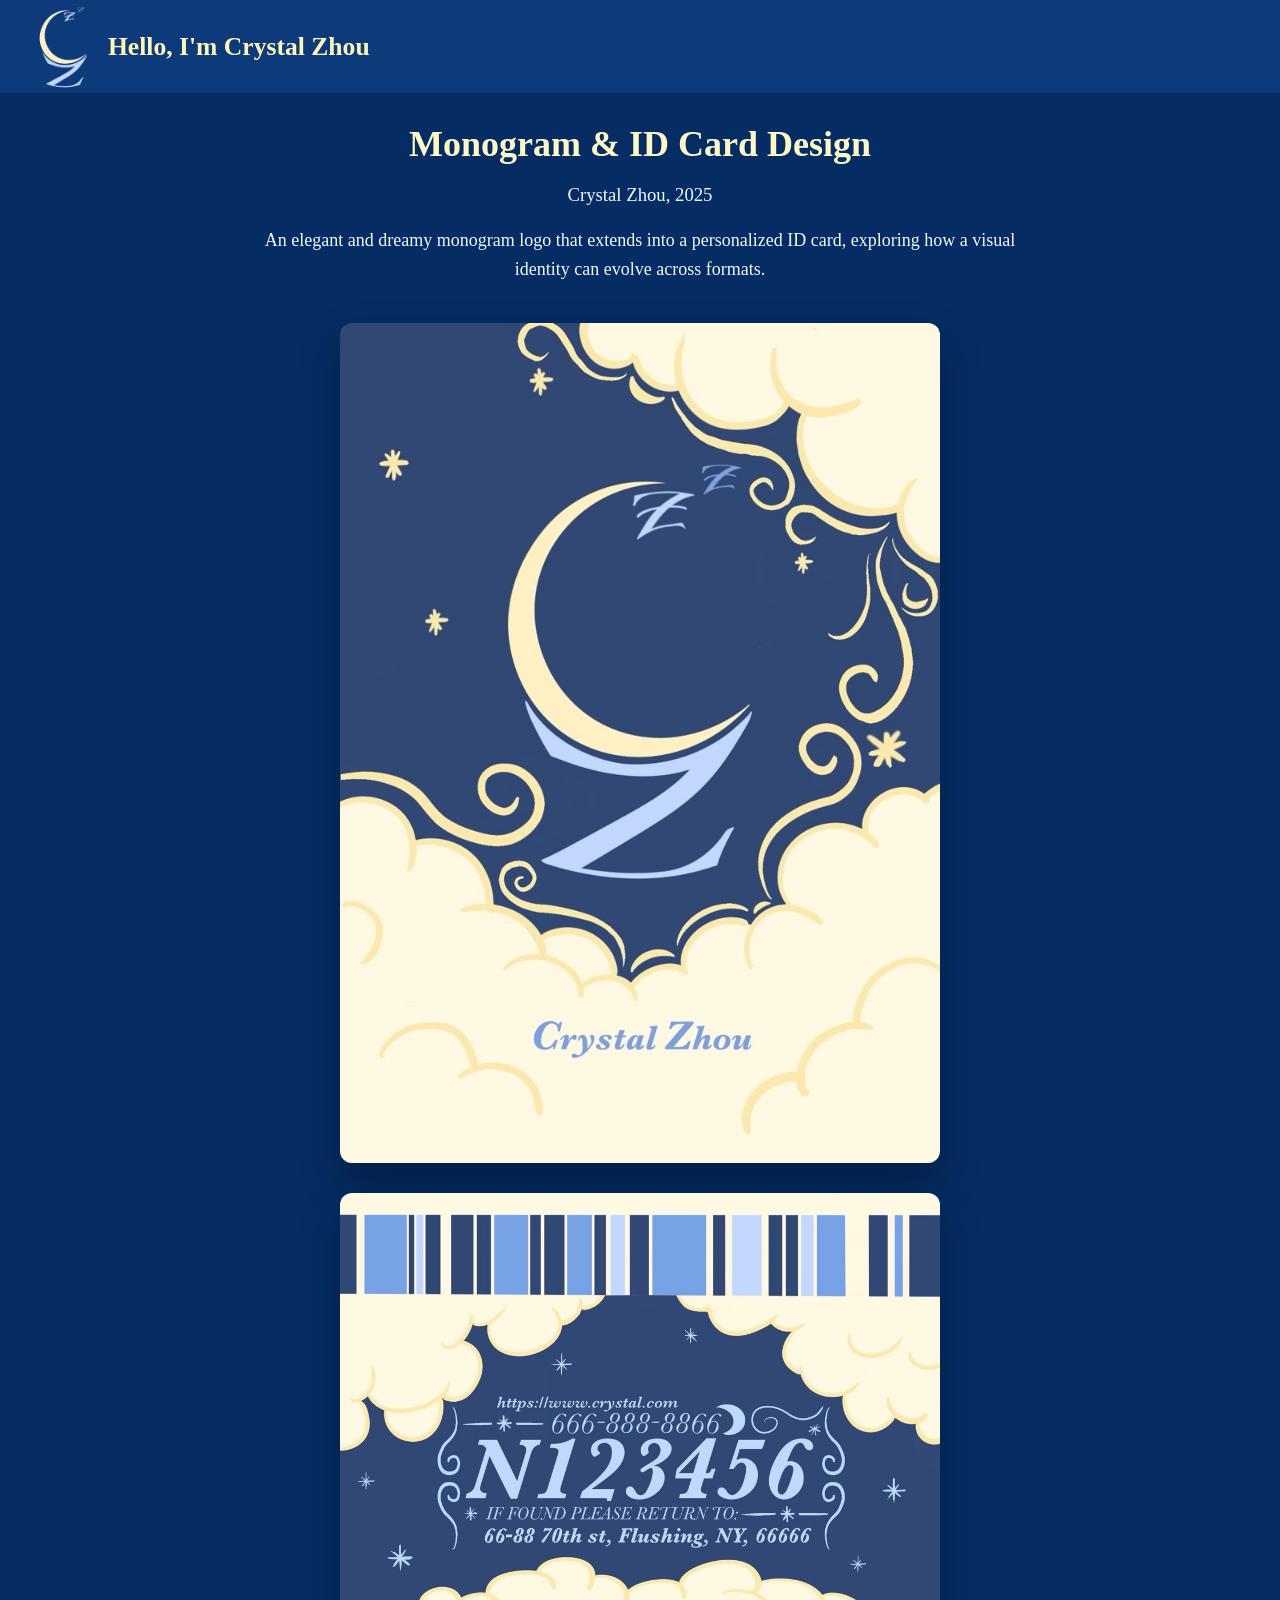
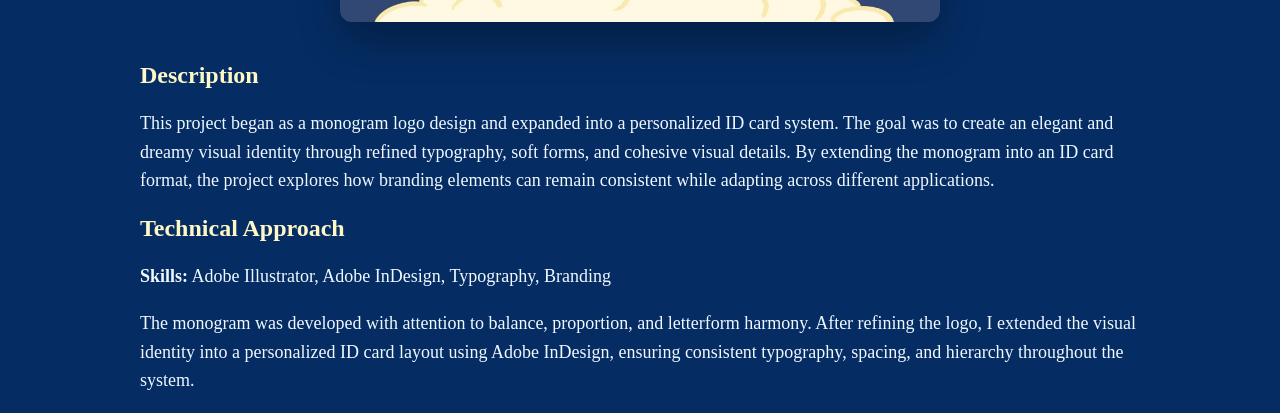
<file: logo/logo.html>
<!DOCTYPE html>
<html lang="en">
<head>
    <meta charset="UTF-8">
    <title>Monogram & ID Card Design | Crystal Zhou</title>
    <meta name="viewport" content="width=device-width, initial-scale=1.0">
    <link rel="stylesheet" href="../project.css">
</head>

<body>

<!-- Navbar -->
<div id="navbar"></div>
<script>
    fetch("../nav.html")
        .then(response => response.text())
        .then(data => {
            document.getElementById("navbar").innerHTML = data;
        });
</script>

<!-- PROJECT HEADER -->
<section class="project-header">
    <h1>Monogram & ID Card Design</h1>
    <h3>Crystal Zhou, 2025</h3>

    <p class="project-summary">
        An elegant and dreamy monogram logo that extends into a personalized ID card, exploring how a visual identity can evolve across formats.
    </p>

    <!-- Large Images (one per row) -->
    <div class="project-images single-stack">
        <img src="front.JPG" alt="Monogram Logo Design">
        <img src="back.JPG" alt="ID Card Front Design">
    </div>
</section>

<!-- DESCRIPTION -->
<section class="project-section">
    <h2>Description</h2>
    <p>
        This project began as a monogram logo design and expanded into a personalized ID card system. 
        The goal was to create an elegant and dreamy visual identity through refined typography, 
        soft forms, and cohesive visual details. By extending the monogram into an ID card format, 
        the project explores how branding elements can remain consistent while adapting across 
        different applications.
    </p>
</section>

<!-- TECHNICAL APPROACH -->
<section class="project-section">
    <h2>Technical Approach</h2>
    <p><strong>Skills:</strong> Adobe Illustrator, Adobe InDesign, Typography, Branding</p>
    <p>
        The monogram was developed with attention to balance, proportion, and letterform harmony. 
        After refining the logo, I extended the visual identity into a personalized ID card layout 
        using Adobe InDesign, ensuring consistent typography, spacing, and hierarchy throughout 
        the system.
    </p>
</section>

</body>
</html>
</file>
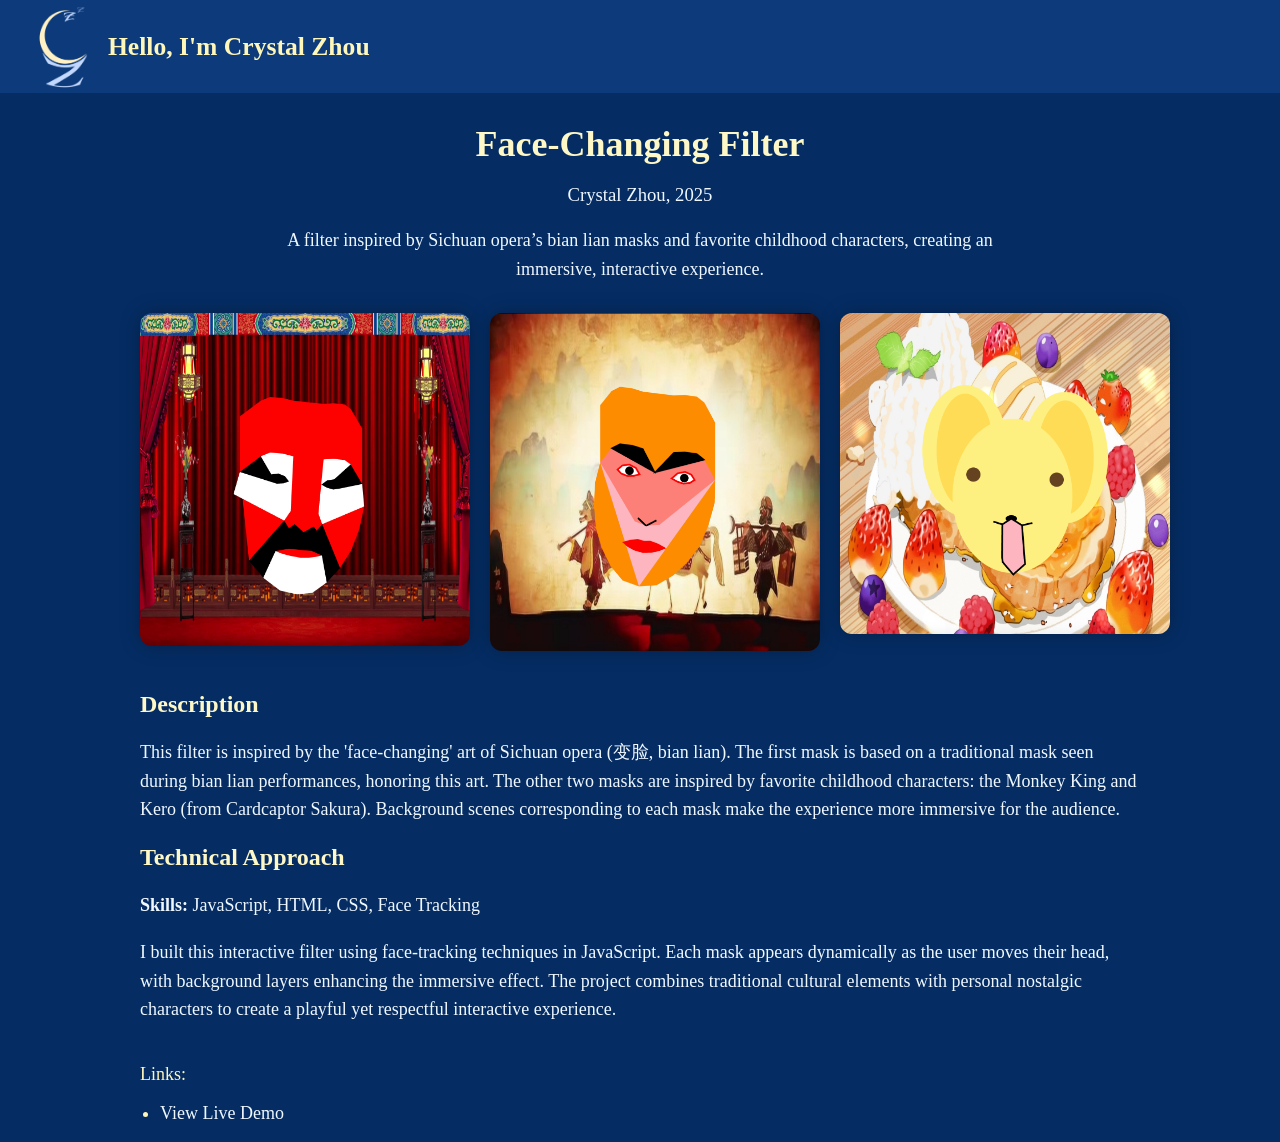
<file: mask/mask.html>
<!DOCTYPE html>
<html lang="en">

<head>
    <meta charset="UTF-8">
    <title>Face-Changing Filter | Crystal Zhou</title>
    <meta name="viewport" content="width=device-width, initial-scale=1.0">
    <link rel="stylesheet" href="../project.css">
</head>

<body>

    <!-- Navbar -->
    <div id="navbar"></div>
    <script>
        fetch("../nav.html")  <!-- use relative path for project pages -->
            .then(response => response.text())
            .then(data => {
                document.getElementById("navbar").innerHTML = data;
            });
    </script>

    <!-- PROJECT HEADER -->
    <section class="project-header">
        <h1>Face-Changing Filter</h1>
        <h3>Crystal Zhou, 2025</h3>
        <p class="project-summary">
            A filter inspired by Sichuan opera’s bian lian masks and favorite childhood characters, creating an immersive, interactive experience.
        </p>

        <!-- Key Images -->
        <div class="music-diary-images">
            <img src="red.png" alt="Sichuan Opera Mask">
            <img src="monkey.png" alt="Monkey King Mask">
            <img src="kero.png" alt="Kero Mask">
        </div>
    </section>

    <!-- DESCRIPTION -->
    <section class="project-section">
        <h2>Description</h2>
        <p>
            This filter is inspired by the 'face-changing' art of Sichuan opera (变脸, bian lian). The first mask is based on a traditional mask seen during bian lian performances, honoring this art. The other two masks are inspired by favorite childhood characters: the Monkey King and Kero (from Cardcaptor Sakura). Background scenes corresponding to each mask make the experience more immersive for the audience.
        </p>
    </section>

    <!-- TECHNICAL APPROACH -->
    <section class="project-section">
        <h2>Technical Approach</h2>
        <p><strong>Skills:</strong> JavaScript, HTML, CSS, Face Tracking</p>
        <p>
            I built this interactive filter using face-tracking techniques in JavaScript. Each mask appears dynamically as the user moves their head, with background layers enhancing the immersive effect. The project combines traditional cultural elements with personal nostalgic characters to create a playful yet respectful interactive experience.
        </p>

        <div class="links">
            Links:
            <ul>
                <li>
                    <a href="https://zhouc658.github.io/css_grid/html/up.html" target="_blank">View Live Demo</a>
                </li>
            </ul>
        </div>
    </section>

</body>
</html>
</file>
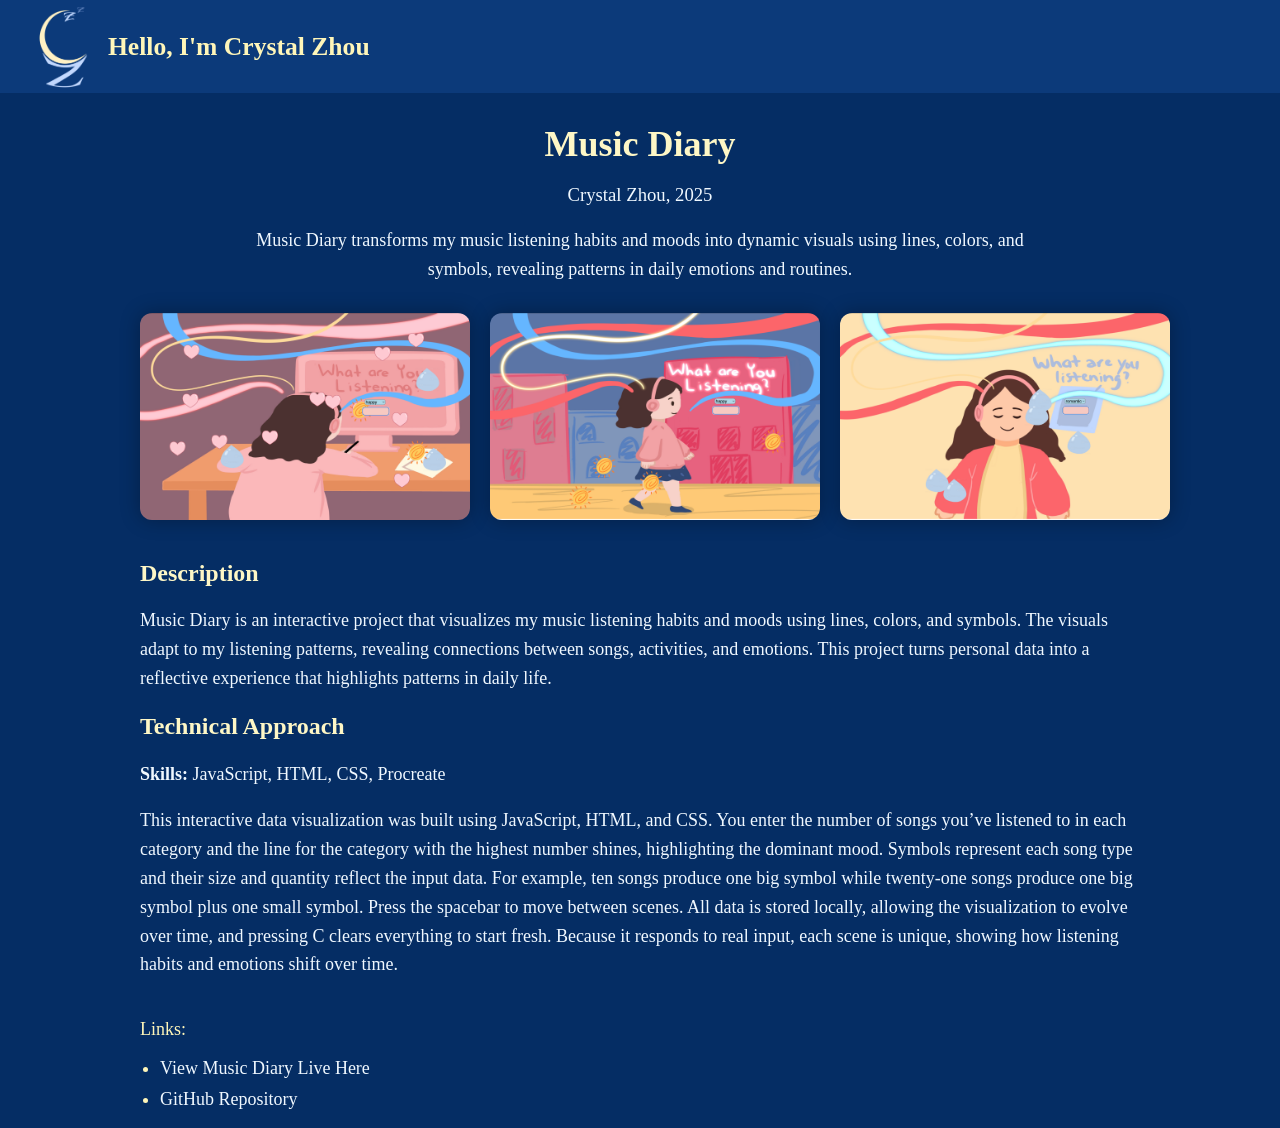
<file: MusicDiary/MusicDiary.html>
<!DOCTYPE html>
<html lang="en">
<head>
    <meta charset="UTF-8">
    <title>Music Diary | Crystal Zhou</title>
    <meta name="viewport" content="width=device-width, initial-scale=1.0">
    <link rel="stylesheet" href="../project.css">
</head>

<body>

<!-- Navbar -->
<div id="navbar"></div>

<script>
fetch("../nav.html")
  .then(response => response.text())
  .then(data => {
    document.getElementById("navbar").innerHTML = data;
  });
</script>

<!-- PROJECT HEADER -->
<section class="project-header">
    <h1>Music Diary</h1>
    <h3>Crystal Zhou, 2025</h3>
    <p class="project-summary">
        Music Diary transforms my music listening habits and moods into dynamic visuals using lines, colors, and symbols, revealing patterns in daily emotions and routines.
    </p>

    <!-- Key Images / Visual Hook (replace with actual images) -->
    <div class="music-diary-images">
        <img src="study.png" alt="Music Diary Screenshot 1">
        <img src="walk.png" alt="Music Diary Screenshot 2">
        <img src="relax.png" alt="Music Diary Screenshot 3">
    </div>
</section>

<!-- DESCRIPTION -->
<section class="project-section">
    <h2>Description</h2>
    <p>
        Music Diary is an interactive project that visualizes my music listening habits and moods using lines, colors, and symbols. The visuals adapt to my listening patterns, revealing connections between songs, activities, and emotions. This project turns personal data into a reflective experience that highlights patterns in daily life.
    </p>
</section>

<!-- TECHNICAL APPROACH -->
<section class="project-section">
    <h2>Technical Approach</h2>
    <p><strong>Skills:</strong> JavaScript, HTML, CSS, Procreate</p>
    <p>
        This interactive data visualization was built using JavaScript, HTML, and CSS. You enter the number of songs you’ve listened to in each category and the line for the category with the highest number shines, highlighting the dominant mood. Symbols represent each song type and their size and quantity reflect the input data. For example, ten songs produce one big symbol while twenty-one songs produce one big symbol plus one small symbol. Press the spacebar to move between scenes. All data is stored locally, allowing the visualization to evolve over time, and pressing C clears everything to start fresh. Because it responds to real input, each scene is unique, showing how listening habits and emotions shift over time.
    </p>

<div class="links">
    Links:
    <ul>
        <li>
            <a href="https://zhouc658.github.io/CD-Interaction/Self_System/intro.html" target="_blank">
                View Music Diary Live Here
            </a>
        </li>
        <li>
            <a href="https://github.com/zhouc658/CD-Interaction/tree/main/Self_System" target="_blank">
                GitHub Repository
            </a>
        </li>
    </ul>
</div>
</section>

</body>
</html>
</file>
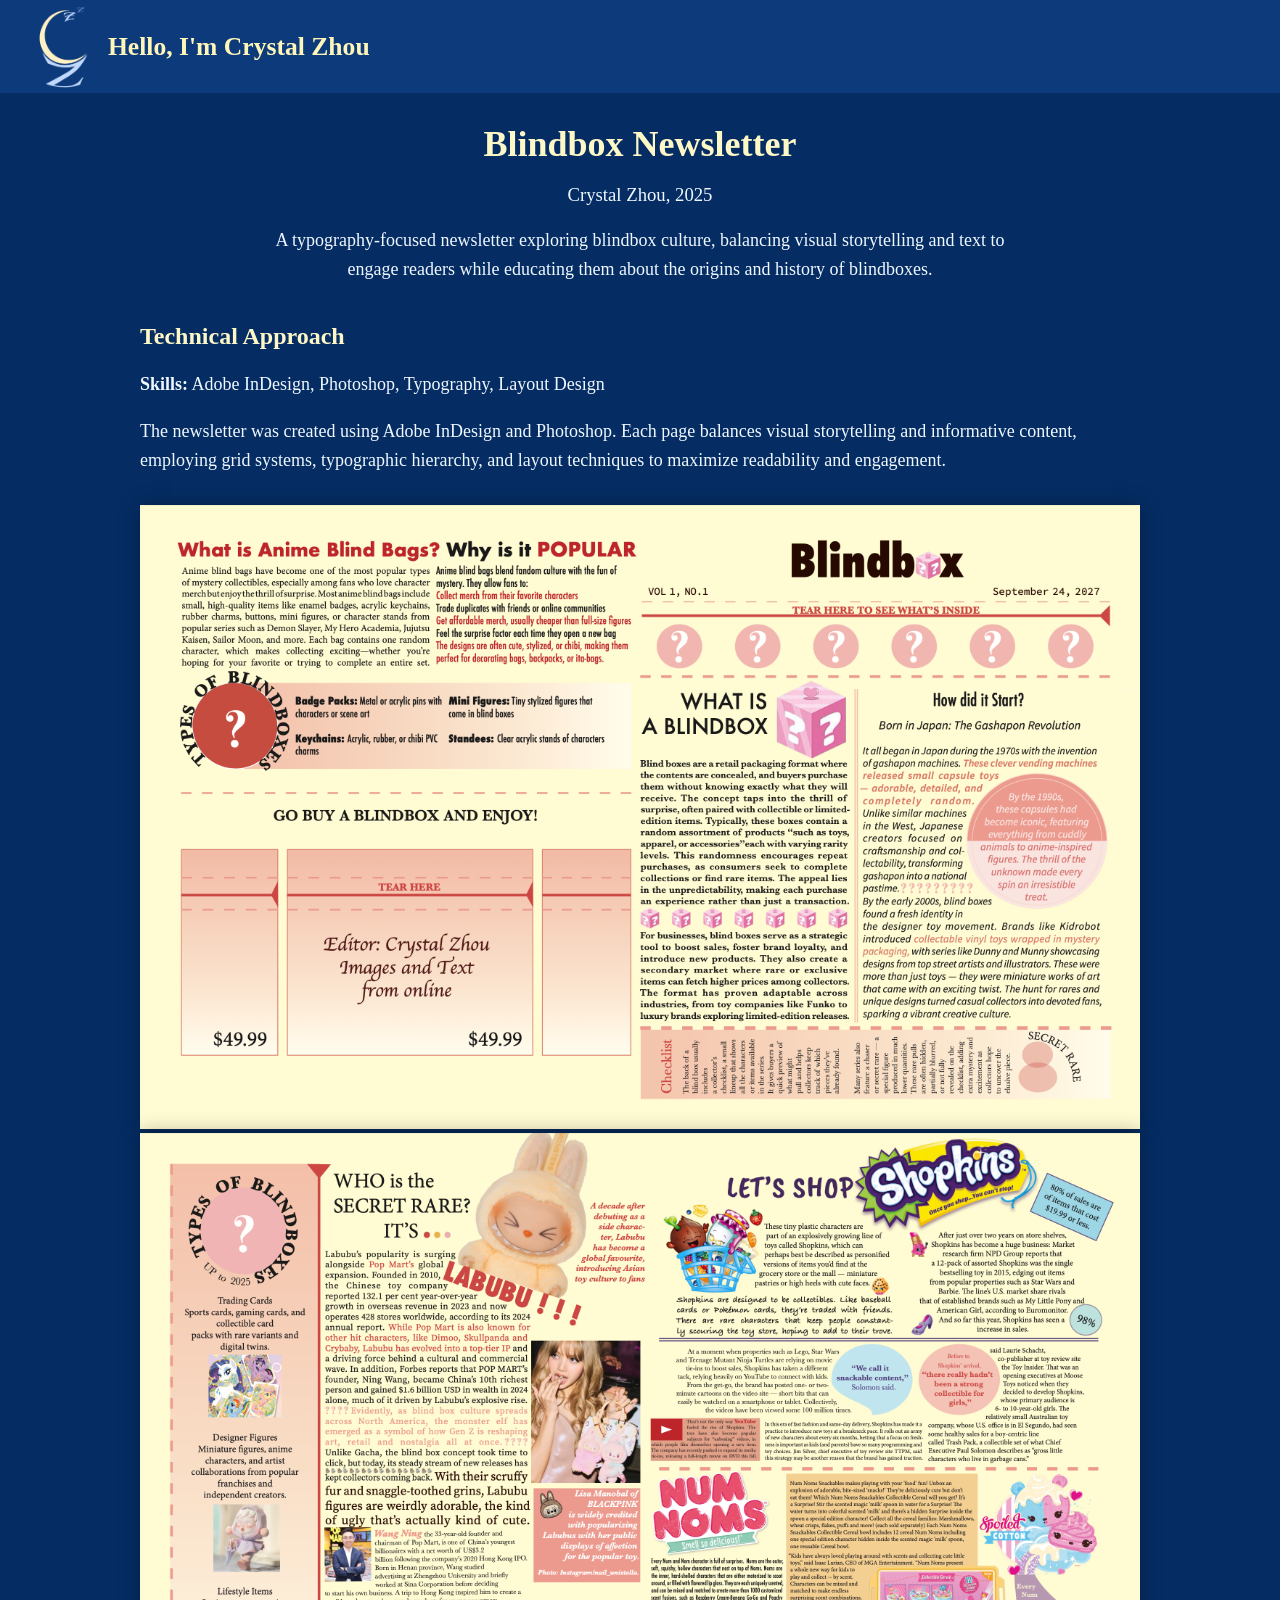
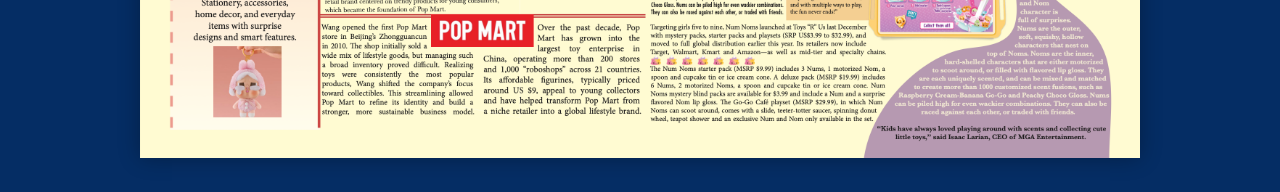
<file: newsletter/nl.html>
<!DOCTYPE html>
<html lang="en">

<head>
    <meta charset="UTF-8">
    <title>Blindbox Newsletter | Crystal Zhou</title>
    <meta name="viewport" content="width=device-width, initial-scale=1.0">
    <link rel="stylesheet" href="../project.css">
</head>

<body>

    <!-- Navbar -->
    <div id="navbar"></div>
    <script>
        fetch("../nav.html") <!-- relative path for project pages -->
            .then(response => response.text())
            .then(data => {
                document.getElementById("navbar").innerHTML = data;
            });
    </script>

    <!-- PROJECT HEADER -->
    <section class="project-header">
        <h1>Blindbox Newsletter</h1>
        <h3>Crystal Zhou, 2025</h3>
        <p class="project-summary">
            A typography-focused newsletter exploring blindbox culture, balancing visual storytelling and text to engage readers while educating them about the origins and history of blindboxes.
        </p>
    </section>

    <!-- TECHNICAL APPROACH -->
    <section class="project-section">
        <h2>Technical Approach</h2>
        <p><strong>Skills:</strong> Adobe InDesign, Photoshop, Typography, Layout Design</p>
        <p>
            The newsletter was created using Adobe InDesign and Photoshop. Each page balances visual storytelling and informative content, employing grid systems, typographic hierarchy, and layout techniques to maximize readability and engagement.
        </p>
    </section>
 <!-- Key Images -->
 <div class="project-images-single">
    <img src="start.png" alt="Newsletter Spread 1">
    <img src="page.png" alt="Newsletter Spread 2">
</div>
</body>
</html>
</file>
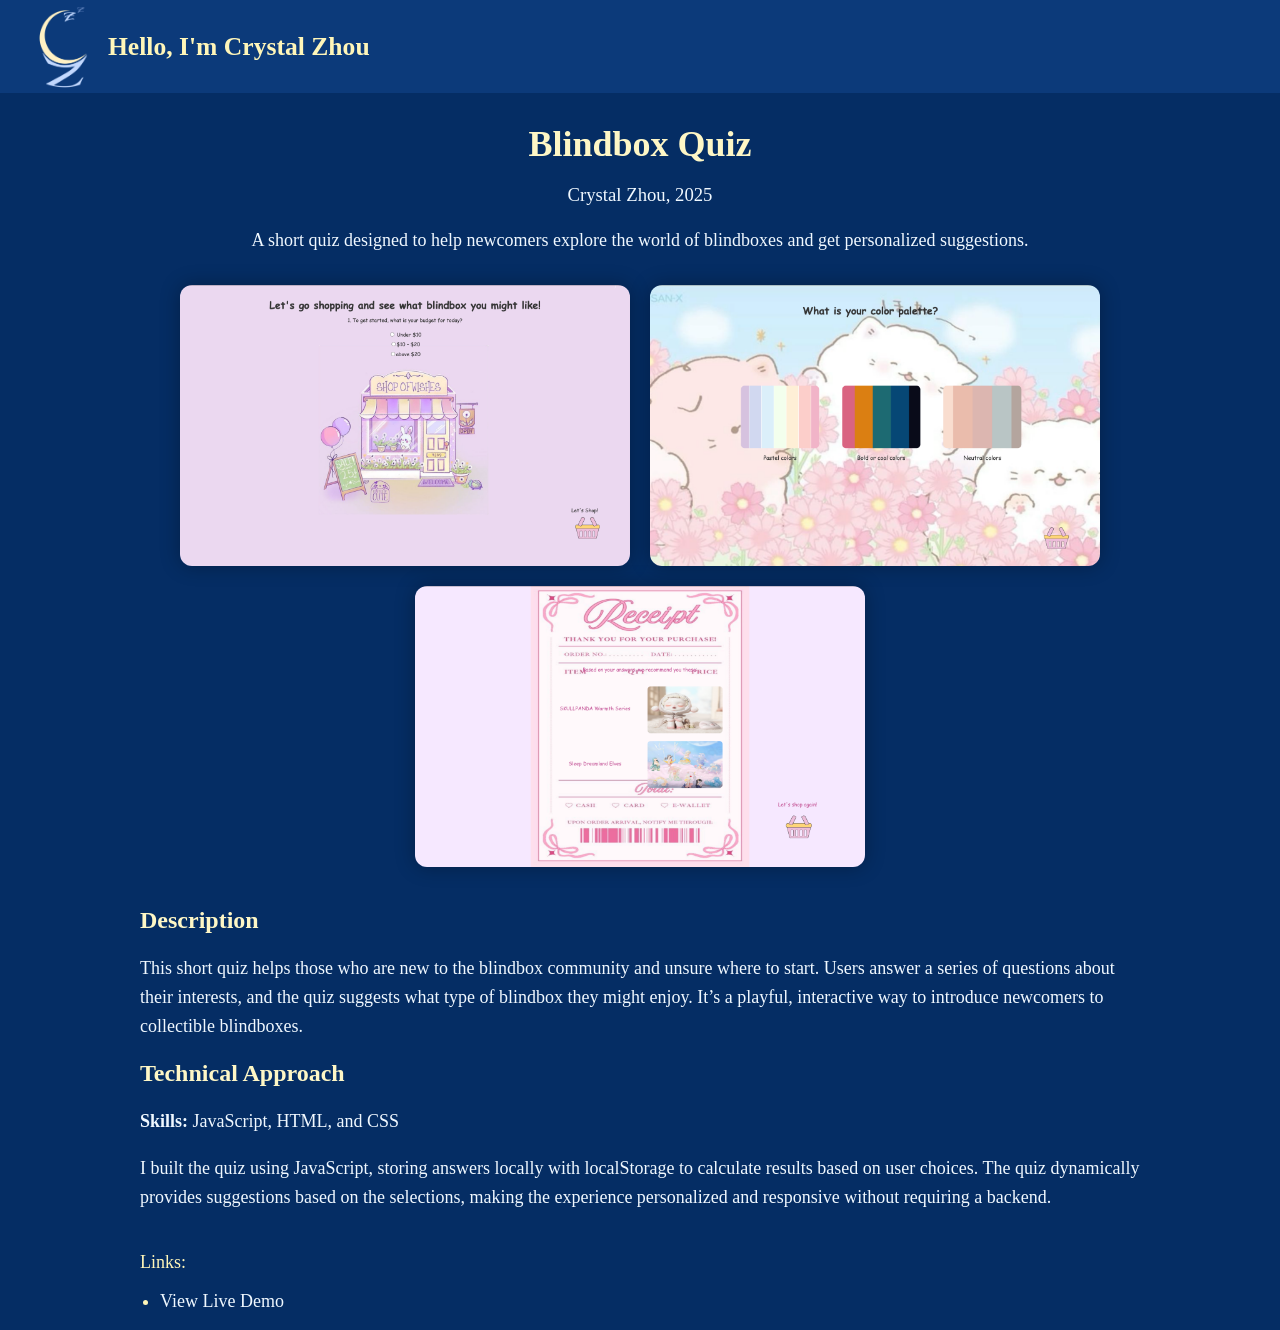
<file: quiz/quiz.html>
<!DOCTYPE html>
<html lang="en">

<head>
    <meta charset="UTF-8">
    <title>Blindbox Quiz | Crystal Zhou</title>
    <meta name="viewport" content="width=device-width, initial-scale=1.0">
    <link rel="stylesheet" href="../project.css">
</head>

<body>

    <!-- Navbar -->
    <div id="navbar"></div>
    <script>
        fetch("../nav.html")  <!-- relative path for project pages -->
            .then(response => response.text())
            .then(data => {
                document.getElementById("navbar").innerHTML = data;
            });
    </script>

    <!-- PROJECT HEADER -->
    <section class="project-header">
        <h1>Blindbox Quiz</h1>
        <h3>Crystal Zhou, 2025</h3>
        <p class="project-summary">
            A short quiz designed to help newcomers explore the world of blindboxes and get personalized suggestions.
        </p>

        <!-- Key Images (optional screenshots of quiz) -->
        <div class="project-images-wrapper">
            <div class="project-images-top">
                <img src="start.png" alt="Blindbox Quiz Screenshot 1">
                <img src="quiz.png" alt="Blindbox Quiz Screenshot 2">
            </div>
            <div class="project-images-bottom">
                <img src="receipt.png" alt="Blindbox Quiz Screenshot 3">
            </div>
        </div>
    </section>

    <!-- DESCRIPTION -->
    <section class="project-section">
        <h2>Description</h2>
        <p>
            This short quiz helps those who are new to the blindbox community and unsure where to start. Users answer a
            series of questions about their interests, and the quiz suggests what type of blindbox they might enjoy.
            It’s a playful, interactive way to introduce newcomers to collectible blindboxes.
        </p>
    </section>

    <!-- TECHNICAL APPROACH -->
    <section class="project-section">
        <h2>Technical Approach</h2>
        <p><strong>Skills:</strong> JavaScript, HTML, and CSS</p>
        <p>
            I built the quiz using JavaScript, storing answers locally with localStorage to calculate results based on
            user choices. The quiz dynamically provides suggestions based on the selections, making the experience
            personalized and responsive without requiring a backend.
        </p>

        <div class="links">
            Links:
            <ul>
                <li>
                    <a href="https://zhouc658.github.io/css_grid/quiz/quiz.html" target="_blank">View Live Demo</a>
                </li>
            </ul>
        </div>
    </section>

</body>

</html>
</file>
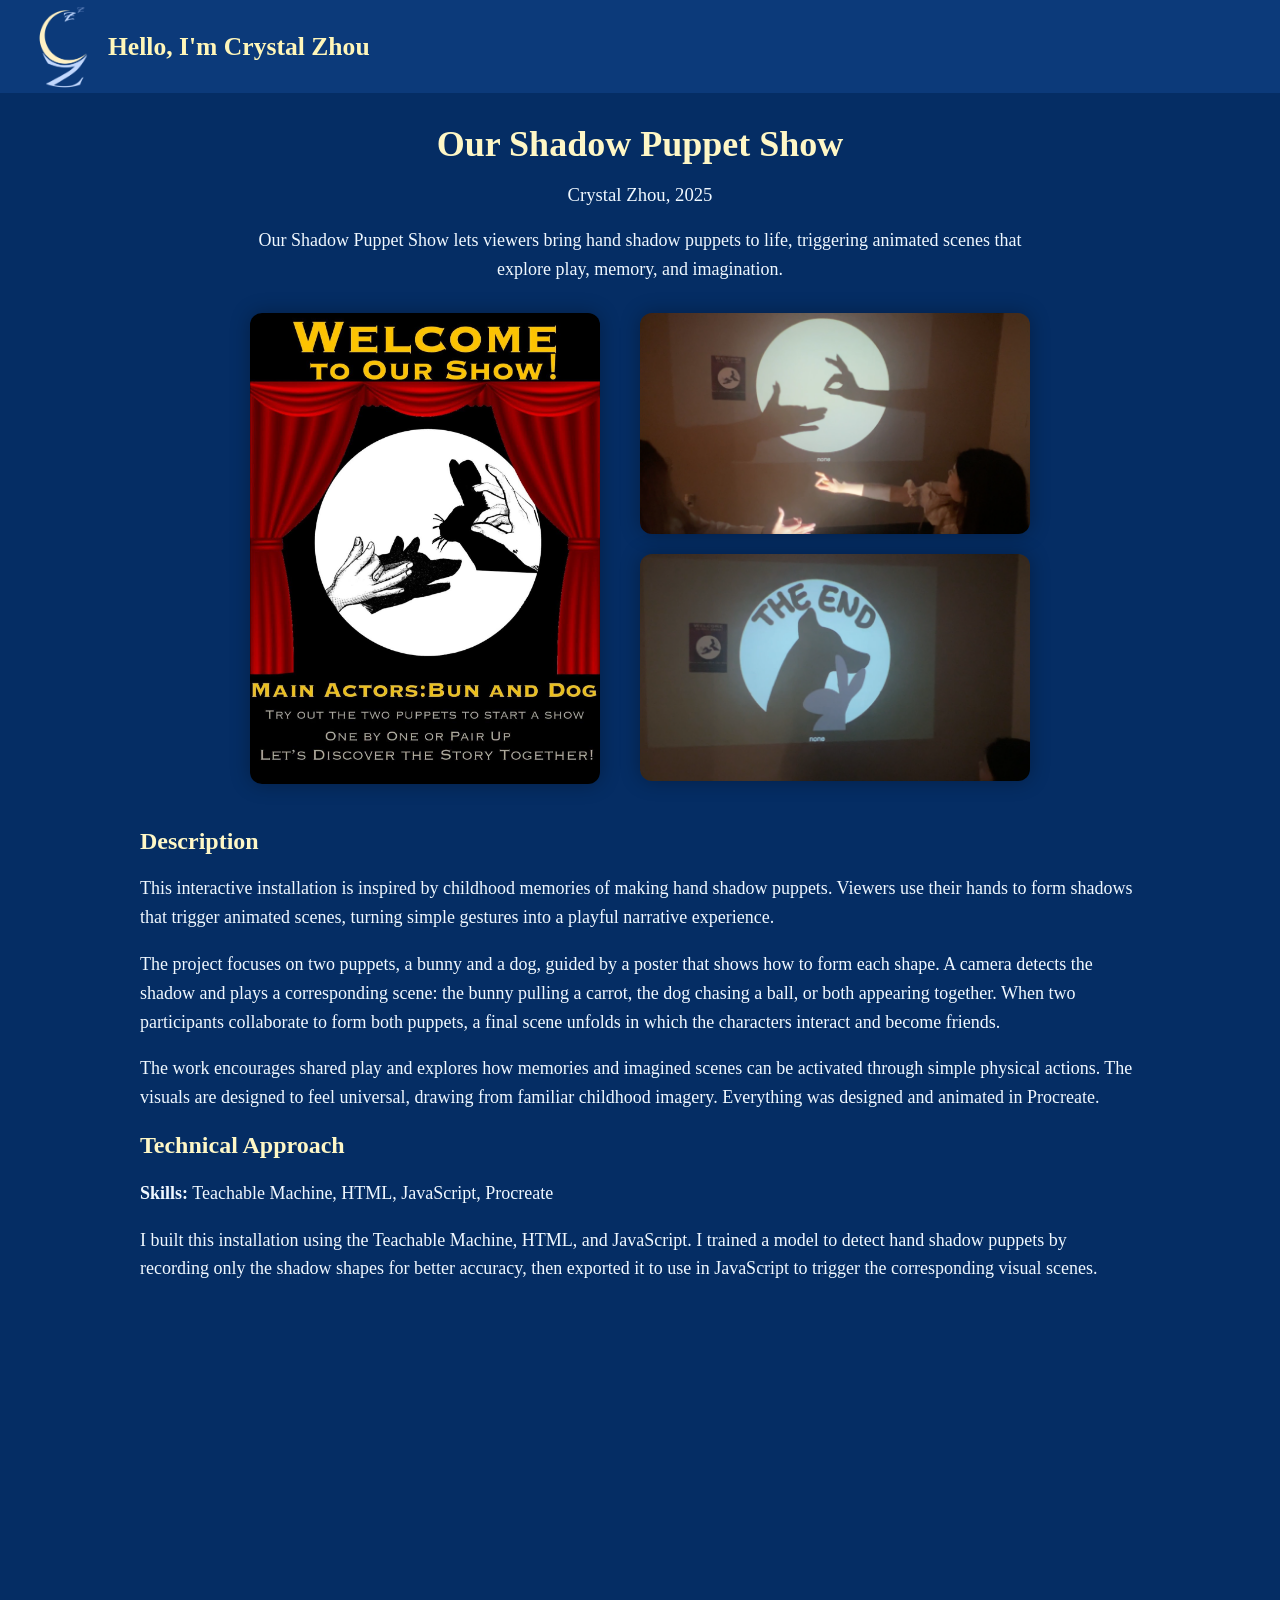
<file: Shadow/Shadow.html>
<!DOCTYPE html>
<html lang="en">
<head>
    <meta charset="UTF-8">
    <title>Our Shadow Puppet Show | Crystal Zhou</title>
    <meta name="viewport" content="width=device-width, initial-scale=1.0">
    <link rel="stylesheet" href="../project.css">
</head>

<body>

<!-- Navbar -->
<div id="navbar"></div>

<script>
fetch("../nav.html")
  .then(response => response.text())
  .then(data => {
    document.getElementById("navbar").innerHTML = data;
  });
</script>

<!-- PROJECT HEADER -->
<section class="project-header">
    <h1>Our Shadow Puppet Show</h1>
    <h3>Crystal Zhou, 2025</h3>
    <p class="project-summary">
        Our Shadow Puppet Show lets viewers bring hand shadow puppets to life, triggering animated scenes that explore play, memory, and imagination.
    </p>

    <div class="project-images-shadow">
        <div class="poster">
            <img src="poster.png" alt="Shadow Puppet Poster">
        </div>
        <div class="stacked-images">
            <img src="player.png" alt="Bunny Puppet Screenshot">
            <img src="end.png" alt="Dog Puppet Screenshot">
        </div>
    </div>
</section>

<!-- DESCRIPTION -->
<section class="project-section">
    <h2>Description</h2>
    <p>
        This interactive installation is inspired by childhood memories of making hand shadow puppets. Viewers use their hands to form shadows that trigger animated scenes, turning simple gestures into a playful narrative experience.
    </p>
    <p>
        The project focuses on two puppets, a bunny and a dog, guided by a poster that shows how to form each shape. A camera detects the shadow and plays a corresponding scene: the bunny pulling a carrot, the dog chasing a ball, or both appearing together. When two participants collaborate to form both puppets, a final scene unfolds in which the characters interact and become friends.
    </p>
    <p>
        The work encourages shared play and explores how memories and imagined scenes can be activated through simple physical actions. The visuals are designed to feel universal, drawing from familiar childhood imagery. Everything was designed and animated in Procreate.
    </p>
</section>

<!-- TECHNICAL APPROACH -->
<section class="project-section">
    <h2>Technical Approach</h2>
    <p><strong>Skills:</strong> Teachable Machine, HTML, JavaScript, Procreate</p>
    <p>
        I built this installation using the Teachable Machine, HTML, and JavaScript. I trained a model to detect hand shadow puppets by recording only the shadow shapes for better accuracy, then exported it to use in JavaScript to trigger the corresponding visual scenes.
    </p>
</section>

<div class="video-container">
    <iframe width="560" height="315"
        src="https://www.youtube.com/embed/oWmH3ytCVh4?si=2lj79bMPt2F6a6yU&vq=hd720"
        title="YouTube video player" frameborder="0"
        allow="accelerometer; autoplay; clipboard-write; encrypted-media; gyroscope; picture-in-picture; web-share"
        referrerpolicy="strict-origin-when-cross-origin" allowfullscreen>
    </iframe>
</div>

</body>
</html>
</file>
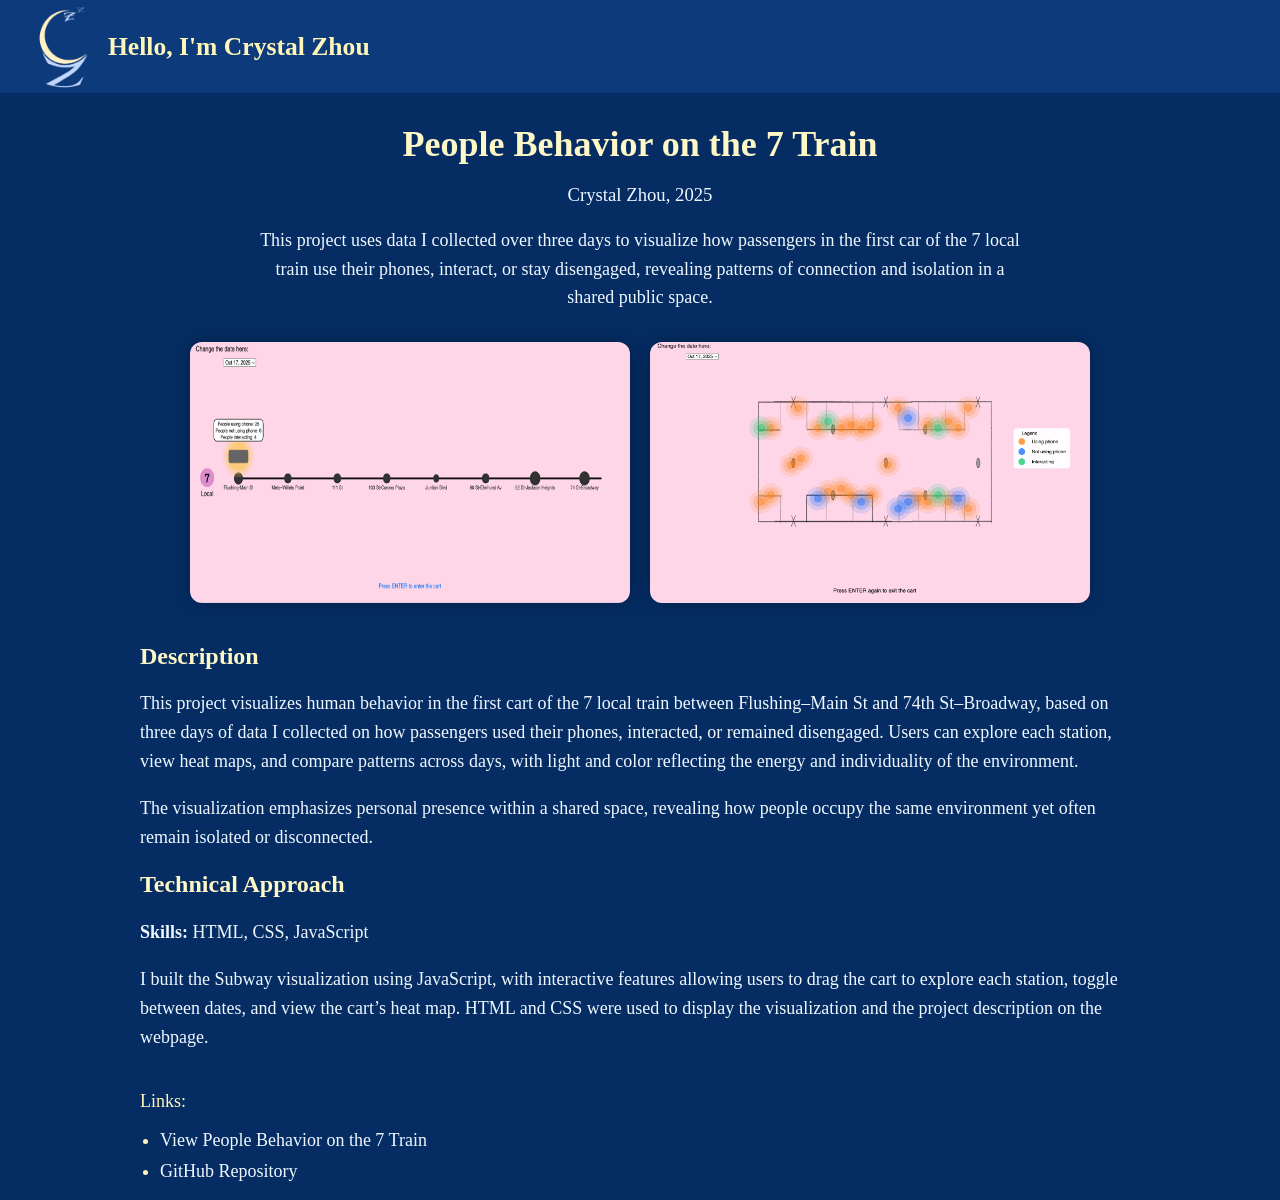
<file: Train/Train.html>
<!DOCTYPE html>
<html lang="en">

<head>
    <meta charset="UTF-8">
    <title>People Behavior on the 7 Train | Crystal Zhou</title>
    <meta name="viewport" content="width=device-width, initial-scale=1.0">
    <link rel="stylesheet" href="../project.css">
</head>

<body>

    <!-- Navbar -->
    <div id="navbar"></div>

    <script>
        fetch("../nav.html")
            .then(response => response.text())
            .then(data => {
                document.getElementById("navbar").innerHTML = data;
            });
    </script>

    <!-- PROJECT HEADER -->
    <section class="project-header">
        <h1>People Behavior on the 7 Train</h1>
        <h3>Crystal Zhou, 2025</h3>
        <p class="project-summary">
            This project uses data I collected over three days to visualize how passengers in the first car of the 7
            local train use their phones, interact, or stay disengaged, revealing patterns of connection and isolation
            in a shared public space.
        </p>

        <!-- Key Images / Visual Hook -->
        <div class="project-images">
            <img src="line.png" alt="7 Train Visualization Station 1">
            <img src="map.png" alt="7 Train Visualization Station 2">
        </div>
    </section>

    <!-- DESCRIPTION -->
    <section class="project-section">
        <h2>Description</h2>
        <p>
            This project visualizes human behavior in the first cart of the 7 local train between Flushing–Main St and
            74th St–Broadway, based on three days of data I collected on how passengers used their phones, interacted,
            or remained disengaged. Users can explore each station, view heat maps, and compare patterns across days,
            with light and color reflecting the energy and individuality of the environment.
        </p>
        <p>
            The visualization emphasizes personal presence within a shared space, revealing how people occupy the same
            environment yet often remain isolated or disconnected.
        </p>
    </section>

    <!-- TECHNICAL APPROACH -->
    <section class="project-section">
        <h2>Technical Approach</h2>
        <p><strong>Skills:</strong> HTML, CSS, JavaScript</p>
        <p>
            I built the Subway visualization using JavaScript, with interactive features allowing users to drag the cart
            to explore each station, toggle between dates, and view the cart’s heat map. HTML and CSS were used to
            display the visualization and the project description on the webpage.
        </p>

         <!-- LINKS -->
    <div class="links">
        Links:
        <ul>
            <li>
                <a href="https://zhouc658.github.io/CD-Interaction/city/" target="_blank">
                    View People Behavior on the 7 Train
                </a>
            </li>
            <li>
                <a href="https://github.com/zhouc658/CD-Interaction/tree/main/city" target="_blank">
                    GitHub Repository 
                </a>
            </li>
        </ul>
    </div>
    </section>


</body>

</html>
</file>
<file: style.css>
/* Base Styles */
body {
    margin: 0;
    font-family: 'Inter', sans-serif;
    background-color:  #052d64;
    background-image:
        radial-gradient(circle at 10% 15%, rgba(255, 246, 185, 0.18) 0, rgba(255, 246, 185, 0) 45%),
        radial-gradient(circle at 85% 5%, rgba(194, 225, 255, 0.18) 0, rgba(194, 225, 255, 0) 50%),
        radial-gradient(circle at 15% 80%, rgba(255, 203, 250, 0.22) 0, rgba(255, 203, 250, 0) 40%),
        linear-gradient(180deg, #02051a 0%, #031239 40%, #052d64 75%, #041a38 100%);
    background-attachment: fixed;
    color: #04132e;
    font-family: Georgia, serif;
}

/* -------------------- HERO LOGO -------------------- */
.hero-logo {
    display: flex;
    align-items: center;
    justify-content: center;
    padding: 72px 16px 48px;
}

.hero-logo-inner {
    display: flex;
    flex-direction: column;
    align-items: center;
    gap: 12px;
}

.hero-logo-inner img {
    width: 180px;
    height: auto;
    filter: drop-shadow(0 0 18px rgba(255, 246, 185, 0.7));
    animation: logoFloat 4.5s ease-in-out infinite;
}

.hero-logo-title {
    margin: 32px 0 0;
    font-size: 28px;
    color: #fff6b9;
    letter-spacing: 0.03em;
}

@keyframes logoFloat {
    0%, 100% {
        transform: translateY(0) rotate(3deg) scale(1);
    }
    50% {
        transform: translateY(-10px) rotate(-3deg) scale(1.08);
    }
}
/* NAV BAR */
nav {
    display: flex;
    width: 100%;
    margin: 0;
    padding: 0;
}

/* Logo takes more space, others evenly divided */
nav .logo {
    flex: 2; /* logo section wider */
}

/* Make links fill their div */
nav a {
    display: block;
    padding: 20px 0; /* fixed button height */
    text-decoration: none;
    font-weight: 600;
    font-size: 20px; /* base font size for menu links */
    color: #fef7c6;
    transition: all 0.3s ease;
}

/* Logo button fixed height */
nav .logo a {
    background-color: #0c3a7a;
    color:#fff6b9;
    padding: 25px 0;   /* fixed height */
    display: flex;
    align-items: center;
}

/* Scale text and image */
nav .logo a span {
    display: inline-block;
    font-size: 16px;       /* normal base size */
    transform: scale(1.6); /* visually larger */
}

nav .logo img {
    height: 43px;           /* small base height */
    transform: scale(2);    /* visually larger without increasing box */
    margin-right: 80px;
    margin-left: 50px;
}

/* Hover effect */
nav a:hover {
    text-shadow: 0 0 10px #fdf1a7;
}

/* Active / clicked link (text only) */
nav a.active {
    color: rgba(255, 241, 167, 0.7);
    text-shadow: 0 0 12px #fdf1a7;
}
/* Responsive: stack vertically on small screens */
@media (max-width: 768px) {
    nav {
        flex-direction: column;
    }
}

/* -------------------- ABOUT SECTION -------------------- */
.about {
    max-width: 900px;
    margin: -8px auto 24px;
    padding: 0 40px;
}

.about-text h1 {
    font-size: 32px;
    text-align: center;
    color: #fffeec;
}

.about-text p {
    font-size: 18px;
    line-height: 1.5;
    margin-bottom: 20px;
    color: #ecf4ff;
}

.scroll-hint {
    margin-top: 4px;
    display: flex;
    flex-direction: column;
    align-items: center;
    gap: 2px;
    color: #fff6b9;
    font-size: 13px;
    letter-spacing: 0.08em;
    text-transform: uppercase;
}

.scroll-arrow {
    font-size: 16px;
    animation: arrowBounce 1.5s ease-in-out infinite;
}

@keyframes arrowBounce {
    0%, 100% { transform: translateY(0); opacity: 0.6; }
    50%      { transform: translateY(4px); opacity: 1; }
}

/* -------------------- WORK SCROLL: fixed center image, description scrolls up; image fades between works -------------------- */
.work-scroll {
    max-width: 100%;
    margin: 45vh 0 0 0;
    padding: 0;
}

.work-jump-nav {
    width: 40%;
    margin-left: 60%;
    padding: 0 40px 12px 24px;
    box-sizing: border-box;
    display: flex;
    gap: 12px;
    position: sticky;
    top: 41vh;
    z-index: 4;
}

.work-jump-nav a {
    display: inline-block;
    padding: 2px 0;
    color: #fffbe0;
    text-decoration: none;
    font-size: 15px;
    line-height: 1;
    transition: color 0.2s ease, text-shadow 0.2s ease;
}

.work-jump-nav a + a {
    margin-left: 6px;
    padding-left: 14px;
    border-left: 1px solid rgba(255, 246, 185, 0.6);
}

.work-jump-nav a:hover {
    color: #fdf1a7;
    text-shadow: 0 0 12px rgba(253, 241, 167, 0.72);
}

/* Anchor jump offset so first project text stays visible under section title */
#creative-technology-first,
#graphic-design-first {
    scroll-margin-top: 28vh;
}

/* Section title: above descriptions, sticky; description fades in and stays hidden (solid above + gradient) */
.work-section-head {
    position: sticky;
    top: 46vh;
    width: 40%;
    margin-left: 60%;
    padding: 0 40px 48px 24px;
    box-sizing: border-box;
    z-index: 3;
    background: linear-gradient(to bottom, #052d64 0%, #052d64 16px, rgba(5, 45, 100, 0.95) 40%, rgba(5, 45, 100, 0.7) 70%, rgba(5, 45, 100, 0.0) 100%);
    opacity: 0;
    transform: translateY(28px);
    transition: opacity 0.6s ease-out, transform 0.6s ease-out;
    pointer-events: none;
}

/* Cover the gap above the sticky title so descriptions never reappear on top */
.work-section-head::before {
    content: '';
    position: absolute;
    bottom: 100%;
    left: 0;
    right: 0;
    height: 46vh;
    background: linear-gradient(
        to bottom,
        rgba(5, 45, 100, 0) 0%,
        rgba(5, 45, 100, 0.35) 10%,
        rgba(5, 45, 100, 0.92) 24%,
        #052d64 40%,
        #052d64 100%
    );
}

/* Once intro is gone, strengthen top cover so scrolled-up text is hidden */
body.work-deep .work-section-head::before {
    background: linear-gradient(
        to bottom,
        rgba(5, 45, 100, 0.25) 0%,
        rgba(5, 45, 100, 0.88) 16%,
        #052d64 32%,
        #052d64 100%
    );
}

.work-section-head.in-view {
    opacity: 1;
    transform: translateY(0);
}

.work-section-title {
    font-size: 28px;
    color: #fef7c6;
    margin: 0;
}

/* Each project = tall block so description can scroll from center to top; image is fixed and fades per block */
.work-block {
    position: relative;
    min-height: 74vh;
    min-height: 74dvh;
}

/* Image: fixed in center of viewport; only visible when this block is in view (fade in/out) */
.work-sticky {
    position: fixed;
    left: 0;
    top: 0;
    width: 60%;
    height: 100vh;
    height: 100dvh;
    display: flex;
    align-items: center;
    justify-content: center;
    padding: 0 40px 0 40px;
    box-sizing: border-box;
    pointer-events: none;
    z-index: 1;
    opacity: 0;
    transition: opacity 0.5s ease-out;
}

.work-block.in-view .work-sticky {
    opacity: 1;
    pointer-events: auto;
}

.work-sticky .work-image {
    max-width: 100%;
    max-height: 90vh;
    max-height: 90dvh;
}

.work-image a {
    display: block;
    border-radius: 12px;
    overflow: hidden;
    box-shadow: 0 8px 32px rgba(0, 0, 0, 0.25);
    pointer-events: auto;
}

.work-image img {
    width: auto;
    max-width: 100%;
    height: auto;
    max-height: 90vh;
    max-height: 90dvh;
    display: block;
    vertical-align: middle;
}

.slideshow-img {
    transition: opacity 0.25s ease-in-out;
}

.slideshow-fade-out {
    opacity: 0;
}

/* First project's image: keep consistent size and away from copy */
.work-block:first-of-type .work-sticky .work-image {
    margin-top: 0;
}

.work-block:first-of-type .work-image img {
    max-width: 90%;
}

/* Description: in flow so it scrolls; starts just above center of image; scrolls up and disappears inside the title block (never past it) */
.work-copy {
    position: relative;
    z-index: 2;
    width: 40%;
    margin-left: 60%;
    padding: 28vh 40px 14vh 24px;
    box-sizing: border-box;
    -webkit-mask-image: linear-gradient(to bottom, rgba(0, 0, 0, 0) 0%, #000 14%, #000 100%);
    mask-image: linear-gradient(to bottom, rgba(0, 0, 0, 0) 0%, #000 14%, #000 100%);
}

/* Keep the active last project's text fixed below the section title */
@media (min-width: 901px) {
    .work-block:last-of-type.in-view .work-copy {
        position: sticky;
        top: 28vh;
        -webkit-mask-image: none;
        mask-image: none;
        opacity: 1 !important;
    }
}

.work-copy h3 {
    margin: 0 0 16px;
    font-size: 26px;
    color: #fffeec;
}

.work-copy h3 a {
    color: inherit;
    text-decoration: none;
}

.work-copy h3 a:hover {
    color: #fff6b9;
}

.work-copy p {
    margin: 0;
    font-size: 17px;
    line-height: 1.7;
    color: #ecf4ff;
}

.view-project {
    display: inline-block;
    margin-top: 14px;
    font-size: 16px;
    font-weight: 600;
    color: #fff6b9;
    text-decoration: none;
}

.view-project::after {
    content: '';
}

.view-project:hover {
    text-decoration: underline;
}

/* Mobile: image no longer fixed; stack image then description, normal scroll */
@media (max-width: 900px) {
    .work-jump-nav {
        width: 100%;
        margin-left: 0;
        padding: 0 20px 20px;
        flex-wrap: wrap;
    }

    .work-section-head {
        width: 100%;
        margin-left: 0;
        padding: 40px 20px 24px;
    }

    .work-block {
        min-height: 0;
        display: flex;
        flex-direction: column;
        padding: 0 0 60px;
    }

    .work-sticky {
        position: relative;
        left: auto;
        top: auto;
        width: 100%;
        height: auto;
        padding: 24px 20px 16px;
        opacity: 1;
        pointer-events: auto;
    }

    .work-block.in-view .work-sticky {
        opacity: 1;
    }

    .work-sticky .work-image {
        max-height: none;
    }

    .work-image img {
        max-height: 70vh;
    }

    .work-copy {
        width: 100%;
        margin-left: 0;
        padding: 0 20px 48px 20px;
    }
}

@media (max-width: 768px) {
    .work-scroll {
        padding: 0 20px 60px;
    }

    .work-section-title {
        font-size: 24px;
    }

    .work-copy h3 {
        font-size: 22px;
    }

    .work-copy p {
        font-size: 16px;
    }
}

/* -------------------- RESPONSIVE -------------------- */
@media (max-width: 768px) {
    nav {
        flex-direction: column;
        gap: 10px;
    }

    .about {
        padding: 0 20px;
    }
}
</file>
<file: project.css>
/* Base Styles */
body {
    margin: 0;
    font-family: 'Inter', sans-serif;
    background-color:  #052d64;
    color: #04132e;
    font-family: Georgia, serif;
}
/* NAV BAR */
nav {
    display: flex;
    width: 100%;
    margin: 0;
    padding: 0;
}

/* Logo takes more space, others evenly divided */
nav .logo {
    flex: 2; /* logo section wider */
}

nav .CT,
nav .GD,
nav .others {
    flex: 1; /* menu links equal width */
    text-align: center;
}

/* Make links fill their div */
nav a {
    display: block;
    padding: 20px 0; /* fixed button height */
    text-decoration: none;
    font-weight: 600;
    font-size: 20px; /* base font size for menu links */
    color: #fef7c6;
    transition: all 0.3s ease;
}

/* Logo button fixed height */
nav .logo a {
    background-color: #0c3a7a;
    color:#fff6b9;
    padding: 25px 0;   /* fixed height */
    display: flex;
    align-items: center;
}

/* Scale text and image */
nav .logo a span {
    display: inline-block;
    font-size: 16px;       /* normal base size */
    transform: scale(1.6); /* visually larger */
}

nav .logo img {
    height: 43px;           /* small base height */
    transform: scale(2);    /* visually larger without increasing box */
    margin-right: 80px;
    margin-left: 50px;
}

/* Menu link backgrounds */
nav .CT a { background-color: #3168b5; }
nav .GD a { background-color: #5d93df; }
nav .others a { background-color: #88b9fd; }

/* Hover effect */
nav a:hover {
    text-shadow: 0 0 10px #fdf1a7;
}

/* Active / clicked link (text only) */
nav a.active {
    color: rgba(255, 241, 167, 0.7);
    text-shadow: 0 0 12px #fdf1a7;
}
/* Responsive: stack vertically on small screens */
@media (max-width: 768px) {
    nav {
        flex-direction: column;
    }
}

.project-header {
    max-width: 900px;
    margin: 30px auto 40px auto;
    padding: 0 40px;
    text-align: center;  
}

.project-header h1 {
    font-size: 36px;
    margin-bottom: 10px;
    color:#fef7c6;
}

.project-header h3 {
    font-weight: normal;
    margin-bottom: 20px;
    color:aliceblue;
}

.project-summary {
    max-width: 780px;
    font-size: 18px;
    margin: 0 auto;      
    line-height: 1.6;
    color:aliceblue;
}

.project-images {
    margin-top: 30px;
    display: grid;
    grid-template-columns: repeat(auto-fit, minmax(300px, 1fr)); /* 2 columns on wider screens */
    gap: 20px;
    margin-bottom: 40px;
}

.project-images img {
    width: 100%;
    height: 100%;
    border-radius: 12px;
    box-shadow: 0 0 20px rgba(0,0,0,0.3);
}
.project-section {
    max-width: 1000px;
    margin: 10px auto;
}


.project-section h2{
    color:#fef7c6;
}

.project-section p{
    font-size: 18px;
    line-height: 1.6;
    color:aliceblue;

}

/* Container: 2 columns */
.project-images-shadow {
    display: flex;
    gap: 20px;           /* space between poster and stacked images */
    margin-bottom: 40px;
}

/* Container: 2 columns, centered */
.project-images-shadow {
    margin-top: 30px;
    display: flex;
    justify-content: center; /* center the whole block */
    align-items: flex-start; /* align images at top */
    gap: 40px;               /* more space between poster and stacked images */
    margin-bottom: 40px;
    flex-wrap: wrap;          /* allows wrapping if screen too narrow */
}

/* Poster on the left */
.project-images-shadow .poster img {
    width: 350px;             /* bigger poster */
    border-radius: 12px;
    box-shadow: 0 0 20px rgba(0,0,0,0.3);
    flex-shrink: 0;
}

/* Stacked images on the right */
.project-images-shadow .stacked-images {
    display: flex;
    flex-direction: column;  /* stack top to bottom */
    gap: 20px;               /* space between stacked images */
}

.project-images-shadow .stacked-images img {
    width: 390px;            /* match poster width for balance */
    border-radius: 12px;
    box-shadow: 0 0 20px rgba(0,0,0,0.3);
}

/* Music Diary Images: Single Row Layout */
.music-diary-images {
    display: grid;
    grid-template-columns: repeat(3, minmax(300px, 1fr)); /* min 300px per image, grow as needed */
    gap: 50px;                             /* space between images */
    max-width: 2000px;                     /* limits total width */
    justify-content: center;
    margin-top: 30px;
}

.music-diary-images img {
    width: 110%;       /* fills each column */
    height: auto;      /* keep aspect ratio */
    border-radius: 12px;
    box-shadow: 0 0 20px rgba(0,0,0,0.3);
}
.project-images-wrapper {
    margin-top: 30px;
    display: flex;
    flex-direction: column;
    align-items: center;
    gap: 20px; /* space between top row and bottom image */
}

/* Top row: two images side by side */
.project-images-top {
    display: flex;
    gap: 20px;
}

/* Make the third image centered */
.project-images-bottom {
    display: flex;
    justify-content: center;
}

/* Optional: control image sizes */
.project-images-wrapper img {
    width: 450px;  /* adjust as needed */
    height: auto;
    border-radius: 12px;
    box-shadow: 0 0 20px rgba(0,0,0,0.3);
}
.project-images-single {
    width: 100%;
    margin: 30px 0; /* space above and below each image */
    text-align: center;
}

.project-images-single img {
    width: 90%;      /* nearly full width, can adjust */
    max-width: 1000px; 
    height: auto;
    box-shadow: 0 0 20px rgba(0,0,0,0.3);
}
.project-images.single-stack {
    display: flex;
    flex-direction: column;   /* stack vertically */
    gap: 30px;                /* space between images */
    max-width: 600px;         /* controls image size */
    margin: 40px auto;        /* centers container */
}

.project-images.single-stack img {
    width: 100%;
    box-shadow: 0 20px 40px rgba(0,0,0,0.3);
}
/* Responsive: stack images on smaller screens */
@media (max-width: 768px) {
    .music-diary-images {
        grid-template-columns: 1fr; /* stack vertically */
    }
}

.video-container {
    max-width: 900px;
    margin: 40px auto;
    padding: 0 40px;
}

.video-container iframe,
.video-container video {
    width: 100%;
    height: 500px;
    border-radius: 12px;
}

.links {
    margin-top: 40px;
    font-size: 18px;
    color:  #fff6b9;
}
.links ul {
    padding-left: 20px; /* keeps bullets indented */
}

.links li {
    margin-bottom: 10px;
}

.links a {
    color:aliceblue;
    text-decoration: none;
    transition: all 0.3s ease;
}

.links a:hover {
    color: #fdf1a7; /* hover color */
    text-shadow: 0 0 8px #fdf1a7;
}
</file>
